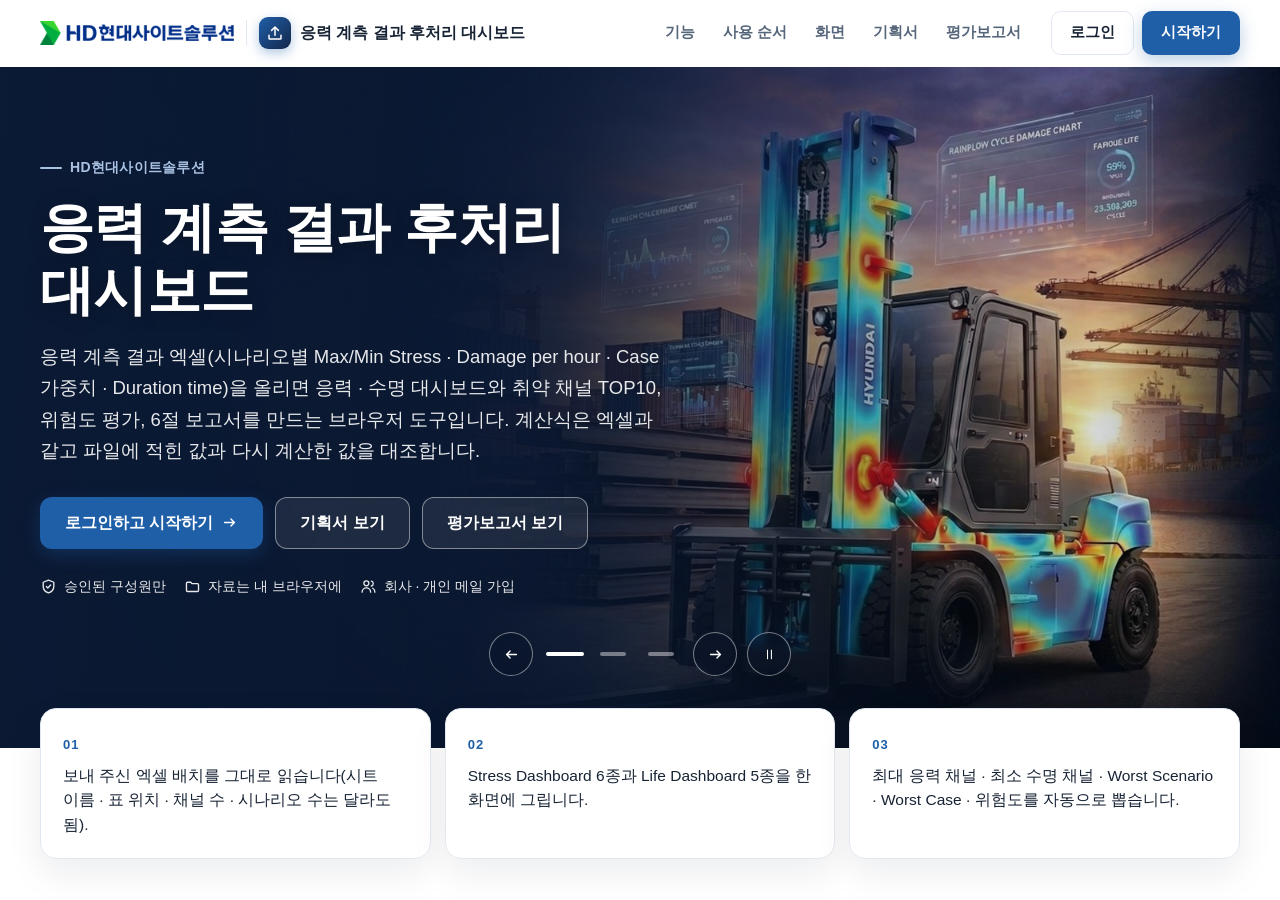
<file: index.html>
<!DOCTYPE html>
<html lang="ko">
<head>
<meta charset="UTF-8">
<meta name="viewport" content="width=device-width, initial-scale=1.0">
<title>응력 계측 결과 후처리 대시보드 — Max/Min Stress · Damage · Life</title>
<!-- seo-kit: 검색 · 공유 미리보기(주소를 옮기면 이 묶음의 주소를 내 주소로) -->
<link rel="canonical" href="https://build-2611-16.jobability.co.kr/">
<meta name="robots" content="index,follow">
<meta property="og:type" content="website">
<meta property="og:site_name" content="HD현대사이트솔루션">
<meta property="og:title" content="HD현대사이트솔루션 · 응력 계측 결과 후처리 대시보드">
<meta property="og:description" content="응력 계측 결과 엑셀(시나리오별 Max/Min Stress · Damage per hour · Case 가중치 · Duration time)을 올리면 응력 · 수명 대시보드와 취약 채널 TOP10, 위험도 평가, 6절 보고서를 만드는 브라우저 도구입니다. 계산식은 엑셀과 같고 파일에 적">
<meta property="og:url" content="https://build-2611-16.jobability.co.kr/">
<meta property="og:image" content="https://build-2611-16.jobability.co.kr/og-image.png?v=2">
<meta property="og:image:secure_url" content="https://build-2611-16.jobability.co.kr/og-image.png?v=2">
<meta property="og:image:type" content="image/png">
<meta property="og:image:width" content="1200">
<meta property="og:image:height" content="630">
<meta property="og:image:alt" content="응력 계측 결과 후처리 대시보드">
<meta property="og:locale" content="ko_KR">
<meta name="twitter:card" content="summary_large_image">
<meta name="twitter:title" content="HD현대사이트솔루션 · 응력 계측 결과 후처리 대시보드">
<meta name="twitter:description" content="응력 계측 결과 엑셀(시나리오별 Max/Min Stress · Damage per hour · Case 가중치 · Duration time)을 올리면 응력 · 수명 대시보드와 취약 채널 TOP10, 위험도 평가, 6절 보고서를 만드는 브라우저 도구입니다. 계산식은 엑셀과 같고 파일에 적">
<meta name="twitter:image" content="https://build-2611-16.jobability.co.kr/og-image.png?v=2">
<!-- /seo-kit -->
<meta name="description" content="응력 계측 결과 엑셀(시나리오별 Max/Min Stress · Damage per hour · Case 가중치 · Duration time)을 올리면 응력 · 수명 대시보드와 취약 채널 TOP10, 위험도 평가, 6절 보고서를 만드는 브라우저 도구입니다. 계산식은 엑셀과 같고 파일에 적힌 값과 다시 계산한 값을 대조합니다.">
<link rel="icon" href="favicon.svg" type="image/svg+xml">
<link rel="stylesheet" href="css/style.css?v=1.1b">
<link rel="stylesheet" href="css/app.css?v=1.1b">
<!-- auth-kit: 로그인 전에는 도구 화면을 감춘다(js/auth.js 가 판정 뒤 푼다) -->
<script>document.documentElement.classList.add('auth-lock')</script>
<link rel="stylesheet" href="css/auth.css?v=2026-11-13.13">
<link rel="stylesheet" href="css/board.css?v=2026-11-13.13">
<link rel="stylesheet" href="css/kit-build.css?v=2026-11-13.13">
<!-- /auth-kit -->
</head>
<body>
<nav class="topnav" aria-label="주요 메뉴">
  <div class="topnav-inner">
    <a class="topnav-brand" href="index.html">응력 계측 후처리 <small>build-2611-16 · 기획 노현석</small></a>
    <ul class="topnav-links">
      <li><a href="#s-file">엑셀</a></li>
      <li><a href="#s-cond">조건</a></li>
      <li><a href="#s-stress">Stress</a></li>
      <li><a href="#s-life">Life</a></li>
      <li><a href="#s-dmg">Damage</a></li>
      <li><a href="#s-report">보고서</a></li>
      <li><a href="guide.html">사용법</a></li>
      <li><a href="plan.html">기획서</a></li>
    </ul>
  </div>
</nav>
<header class="hero"><div class="wrap">
  <div class="eyebrow">생성형 AI 업무자동화 전문가과정 · 2차수 · 프로젝트 16</div>
  <h1>응력 계측 결과 후처리 대시보드</h1>
  <p>계측 결과 엑셀을 올리면 <b>시나리오별 Max/Min Stress</b>, <b>Case 별 수명</b>, <b>취약 채널 TOP10</b>, <b>위험도 평가</b>를 한 화면에 정리하고 보고서까지 만듭니다.
     계산식은 엑셀과 같고, 파일에 적힌 값과 다시 계산한 값을 대조해 보여 줍니다.</p>
</div></header>

<main><div class="wrap">

<section id="s-file" class="card">
  <h2 style="margin-top:0">1. 계측 결과 엑셀을 올리세요</h2>
  <p class="sub">시트 이름은 무엇이든 됩니다. 「채널 | 시나리오마다 Max · Min」 표와 「Damage per hour」 표, Case 가중치 · Duration time 을 찾아 읽습니다.</p>
  <label class="drop" id="drop">
    <input type="file" id="file" accept=".xlsx,.xls,.xlsm">
    <b>엑셀 파일을 끌어다 놓거나 눌러서 고르세요</b>
    <span>파일은 서버로 올라가지 않습니다 · 읽기와 계산은 이 브라우저 안에서만 합니다</span>
  </label>
  <div class="btnrow">
    <button class="btn primary" id="btn-sample">예제로 해보기</button>
    <button class="btn" id="btn-sample-xlsx">예제 엑셀 내려받기(입력 양식)</button>
  </div>
  <p class="sub" style="margin-top:10px">예제 데이터는 실제 계측값이 아닙니다 — 채널 15개 · 시나리오 4개의 가짜 값입니다.</p>
  <div id="file-status"></div>
</section>

<section id="s-cond" class="card" hidden>
  <h2 style="margin-top:0">2. 계산 조건 <small>고치면 바로 다시 계산합니다</small></h2>
  <div class="form">
    <label>응력 단위 <input type="text" id="unit" value="MPa"></label>
    <label>허용 응력(선택 — 넣으면 안전율 계산) <input type="number" id="allow" step="any" min="0" placeholder="예) 355"></label>
    <label>Red 기준: Life &lt; (hr) <input type="number" id="lim0" step="any" value="20000"></label>
    <label>Orange 기준: Life &lt; (hr) <input type="number" id="lim1" step="any" value="50000"></label>
    <label>Yellow 기준: Life &lt; (hr) <input type="number" id="lim2" step="any" value="100000"></label>
  </div>
  <div class="tablewrap free" id="cond"></div>
  <div class="btnrow"><button class="btn sm" id="btn-reset">엑셀 값으로 되돌리기</button></div>
  <div id="notes"></div>
</section>

<section id="s-sum" class="card" hidden>
  <h2 style="margin-top:0">3. 자동 분석 요약</h2>
  <div class="stats" id="summary"></div>
</section>

<section id="s-stress" class="card" hidden>
  <h2 style="margin-top:0">4. Stress Dashboard</h2>
  <div id="ctl-st" class="panelctl noprint"></div>
  <div id="win-st" class="wins"></div>
  <div class="cols2">
    <div><h3>최대 응력 채널 · 최대 압축응력 채널</h3><div id="peak"></div></div>
    <div><h3>Stress Top10 Ranking <small>절댓값 기준</small></h3><div class="tablewrap free" id="top-stress"></div></div>
  </div>
</section>

<section id="s-life" class="card" hidden>
  <h2 style="margin-top:0">5. Life Dashboard</h2>
  <div id="life-none"></div>
  <div id="life-body">
    <div class="legend" id="grade-legend"></div>
    <div id="ctl-lf" class="panelctl noprint"></div>
    <div id="win-lf" class="wins"></div>
    <div class="cols2">
      <div><h3>Worst Channel · Worst Scenario · Worst Case</h3><div id="worst"></div></div>
      <div><h3>Life Top10 Ranking <small>수명이 짧은 순</small></h3><div class="tablewrap free" id="top-life"></div></div>
    </div>
  </div>
</section>

<section id="s-dmg" class="card" hidden>
  <h2 style="margin-top:0">6. Damage Dashboard <small>시간당 손상 — Life 의 역수</small></h2>
  <div id="dmg-none"></div>
  <div id="dmg-body">
    <div id="ctl-dm" class="panelctl noprint"></div>
    <div id="win-dm" class="wins"></div>
  </div>
</section>

<section id="s-table" class="card" hidden>
  <h2 style="margin-top:0">7. 채널별 표 <small>응력 · 손상 · 수명을 나눠 봅니다</small></h2>
  <h3>Stress — 시나리오별 Max · Min · Stress range</h3>
  <div class="tablewrap free" id="all-stress"></div>
  <div id="all-dmg-box"><h3>Damage — 시나리오별 Damage per hour · Total damage</h3><div class="tablewrap free" id="all-dmg"></div></div>
  <div id="all-life-box"><h3>Worst Channel 자동 추출 및 전체 위험도 <small>Case 별 수명(h)</small></h3><div class="tablewrap free" id="all-life"></div></div>
</section>

<section id="s-report" class="card" hidden>
  <h2 style="margin-top:0">8. 보고서</h2>
  <div class="btnrow noprint"><button class="btn green" id="btn-print">보고서 인쇄 · PDF 저장</button><button class="btn" id="btn-export">엑셀로 내려받기</button></div>
  <div id="report"></div>
</section>

</div></main>
<footer><div class="wrap">생성형 AI 업무자동화 전문가과정 2차수 · 프로젝트 16 · 기획 노현석 · 예제 데이터는 실제 계측값이 아닙니다.</div></footer>
<script src="lib/xlsx.full.min.js"></script>
<script src="js/stress.js?v=1.1b"></script>
<script src="js/app.js?v=1.1b"></script>
<!-- auth-kit: 로그인 · 사용 신청 · 승인 · 게시판(키트 정본 data10-00/kit/auth, 적용 build-2611-00/tools/kit) -->
<script src="vendor/supabase.js?v=2026-11-13.13"></script>
<script src="js/auth-config.js?v=2026-11-13.13"></script>
<script src="js/kit-build.js?v=2026-11-13.13"></script>
<script src="js/board.js?v=2026-11-13.13"></script>
<script src="js/auth.js?v=2026-11-13.13"></script>
<!-- /auth-kit -->
</body>
</html>
</file>
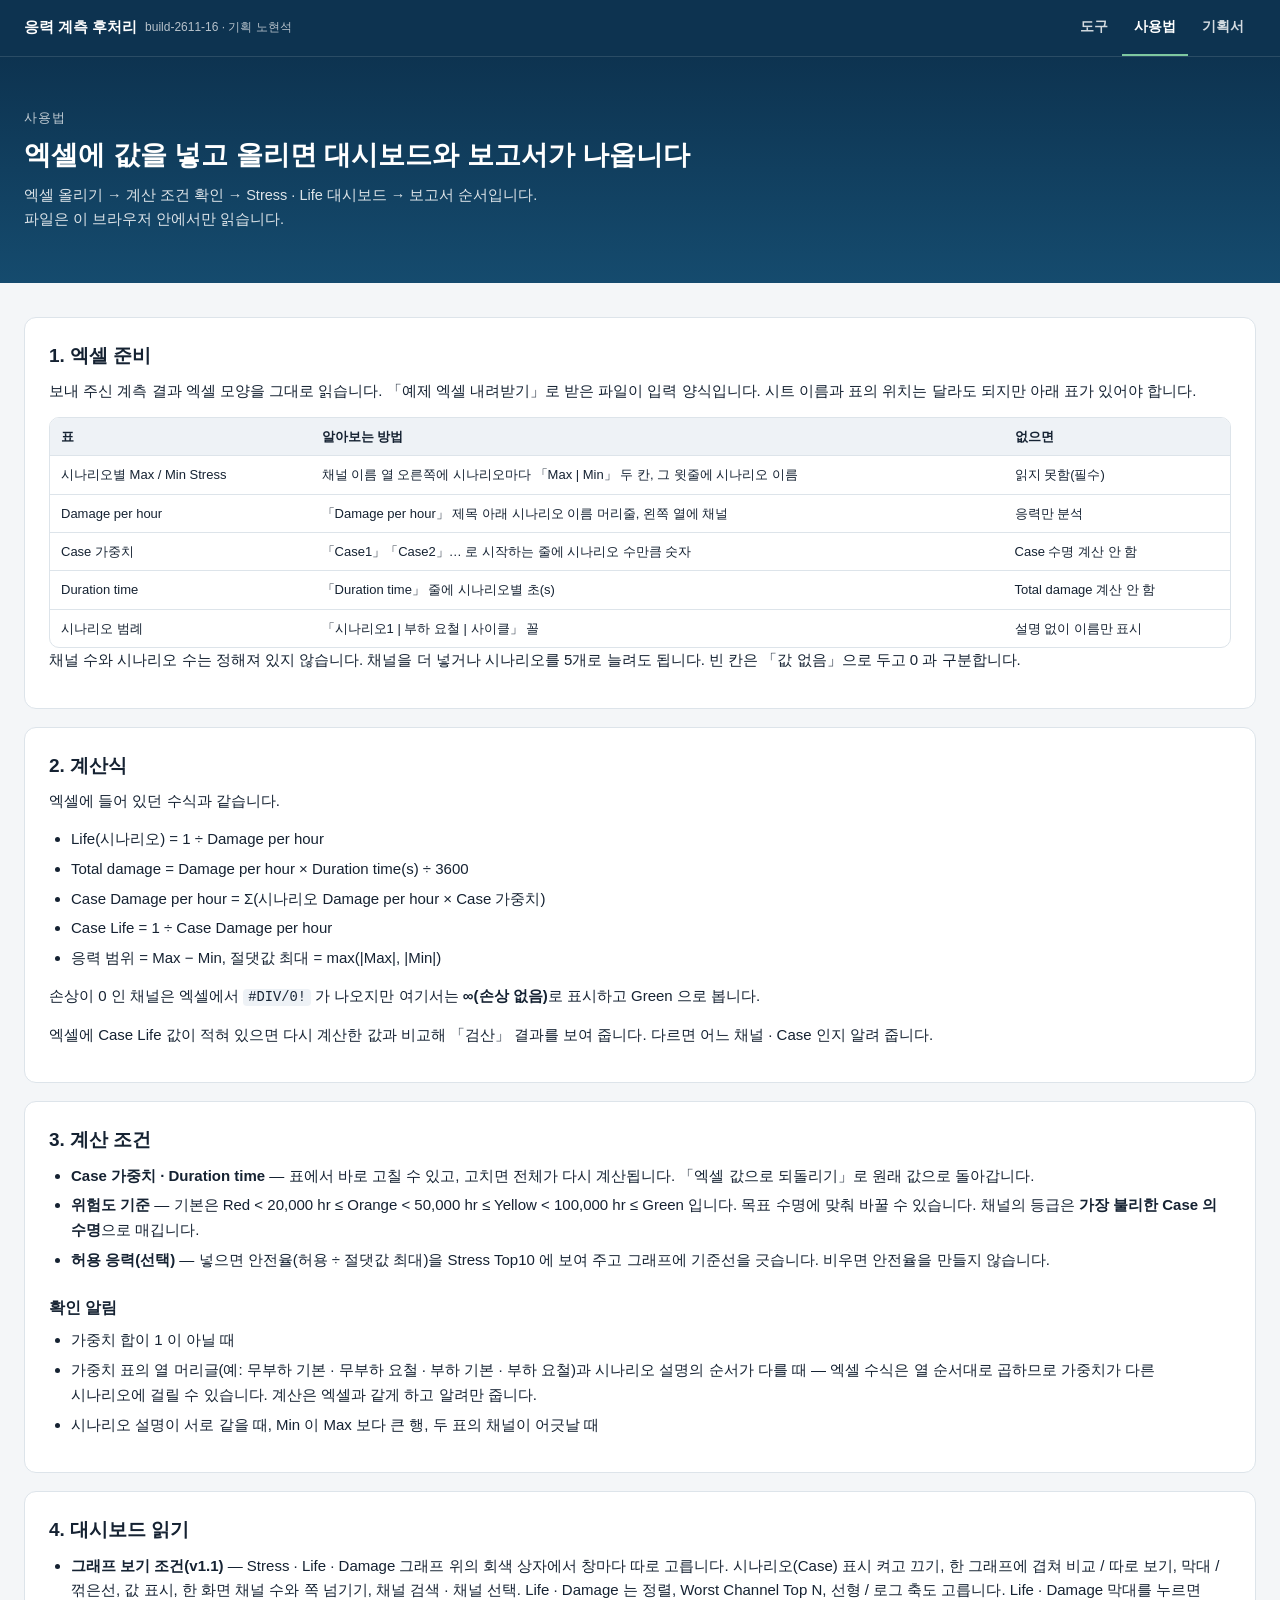
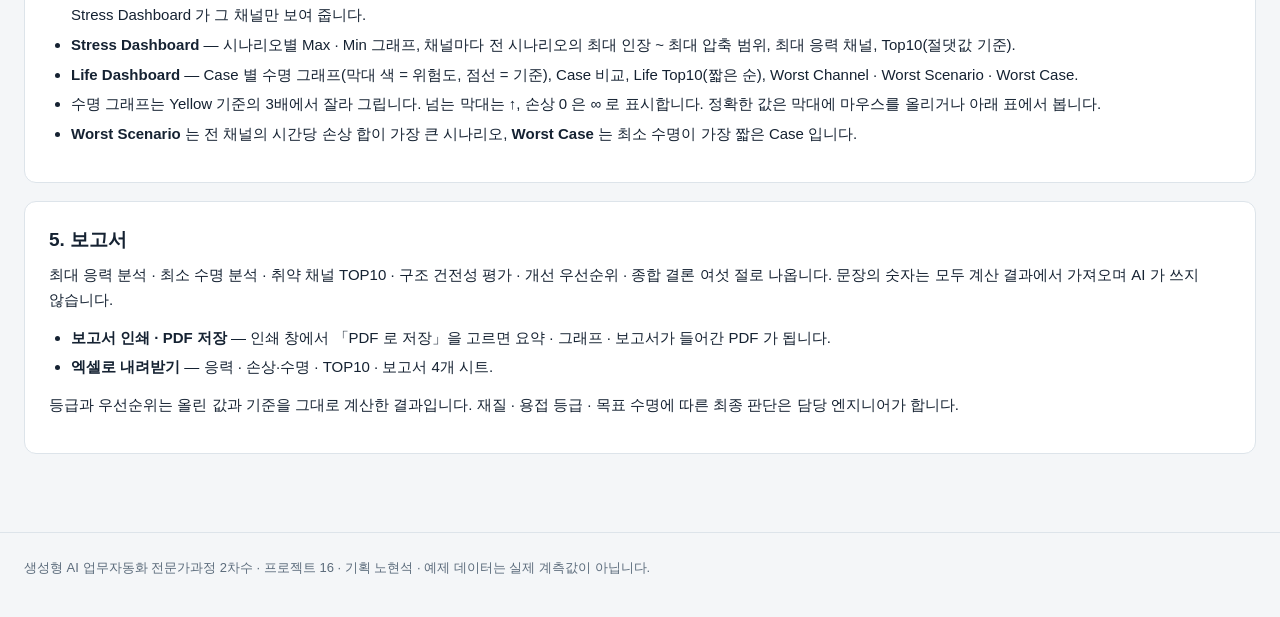
<file: guide.html>
<!DOCTYPE html>
<html lang="ko">
<head>
<meta charset="UTF-8">
<meta name="viewport" content="width=device-width, initial-scale=1.0">
<title>사용법 — 응력 계측 결과 후처리 대시보드</title>
<!-- seo-kit: 검색 · 공유 미리보기(주소를 옮기면 이 묶음의 주소를 내 주소로) -->
<link rel="canonical" href="https://build-2611-16.jobability.co.kr/guide.html">
<meta name="robots" content="index,follow">
<meta property="og:type" content="website">
<meta property="og:site_name" content="HD현대사이트솔루션">
<meta property="og:title" content="사용법 — 응력 계측 결과 후처리 대시보드">
<meta property="og:description" content="응력 계측 결과 엑셀(시나리오별 Max/Min Stress · Damage per hour · Case 가중치 · Duration time)을 올리면 응력 · 수명 대시보드와 취약 채널 TOP10, 위험도 평가, 6절 보고서를 만드는 브라우저 도구입니다. 계산식은 엑셀과 같고 파일에 적">
<meta property="og:url" content="https://build-2611-16.jobability.co.kr/guide.html">
<meta property="og:image" content="https://build-2611-16.jobability.co.kr/og-image.png?v=2">
<meta property="og:image:secure_url" content="https://build-2611-16.jobability.co.kr/og-image.png?v=2">
<meta property="og:image:type" content="image/png">
<meta property="og:image:width" content="1200">
<meta property="og:image:height" content="630">
<meta property="og:image:alt" content="응력 계측 결과 후처리 대시보드">
<meta property="og:locale" content="ko_KR">
<meta name="twitter:card" content="summary_large_image">
<meta name="twitter:title" content="사용법 — 응력 계측 결과 후처리 대시보드">
<meta name="twitter:description" content="응력 계측 결과 엑셀(시나리오별 Max/Min Stress · Damage per hour · Case 가중치 · Duration time)을 올리면 응력 · 수명 대시보드와 취약 채널 TOP10, 위험도 평가, 6절 보고서를 만드는 브라우저 도구입니다. 계산식은 엑셀과 같고 파일에 적">
<meta name="twitter:image" content="https://build-2611-16.jobability.co.kr/og-image.png?v=2">
<!-- /seo-kit -->
<link rel="icon" href="favicon.svg" type="image/svg+xml">
<link rel="stylesheet" href="css/style.css?v=1.1b">
<link rel="stylesheet" href="css/app.css?v=1.1b">
</head>
<body>
<nav class="topnav" aria-label="주요 메뉴">
  <div class="topnav-inner">
    <a class="topnav-brand" href="index.html">응력 계측 후처리 <small>build-2611-16 · 기획 노현석</small></a>
    <ul class="topnav-links">
      <li><a href="index.html">도구</a></li>
      <li><a href="guide.html" class="active" aria-current="page">사용법</a></li>
      <li><a href="plan.html">기획서</a></li>
    </ul>
  </div>
</nav>
<header class="hero"><div class="wrap">
  <div class="eyebrow">사용법</div>
  <h1>엑셀에 값을 넣고 올리면 대시보드와 보고서가 나옵니다</h1>
  <p>엑셀 올리기 → 계산 조건 확인 → Stress · Life 대시보드 → 보고서 순서입니다. 파일은 이 브라우저 안에서만 읽습니다.</p>
</div></header>
<main><div class="wrap doc">

<div class="card">
  <h2 style="margin-top:0">1. 엑셀 준비</h2>
  <p>보내 주신 계측 결과 엑셀 모양을 그대로 읽습니다. 「예제 엑셀 내려받기」로 받은 파일이 입력 양식입니다. 시트 이름과 표의 위치는 달라도 되지만 아래 표가 있어야 합니다.</p>
  <div class="tablewrap"><table>
    <thead><tr><th>표</th><th>알아보는 방법</th><th>없으면</th></tr></thead>
    <tbody>
      <tr><td>시나리오별 Max / Min Stress</td><td>채널 이름 열 오른쪽에 시나리오마다 「Max | Min」 두 칸, 그 윗줄에 시나리오 이름</td><td>읽지 못함(필수)</td></tr>
      <tr><td>Damage per hour</td><td>「Damage per hour」 제목 아래 시나리오 이름 머리줄, 왼쪽 열에 채널</td><td>응력만 분석</td></tr>
      <tr><td>Case 가중치</td><td>「Case1」「Case2」… 로 시작하는 줄에 시나리오 수만큼 숫자</td><td>Case 수명 계산 안 함</td></tr>
      <tr><td>Duration time</td><td>「Duration time」 줄에 시나리오별 초(s)</td><td>Total damage 계산 안 함</td></tr>
      <tr><td>시나리오 범례</td><td>「시나리오1 | 부하 요철 | 사이클」 꼴</td><td>설명 없이 이름만 표시</td></tr>
    </tbody></table></div>
  <p>채널 수와 시나리오 수는 정해져 있지 않습니다. 채널을 더 넣거나 시나리오를 5개로 늘려도 됩니다. 빈 칸은 「값 없음」으로 두고 0 과 구분합니다.</p>
</div>

<div class="card">
  <h2 style="margin-top:0">2. 계산식</h2>
  <p>엑셀에 들어 있던 수식과 같습니다.</p>
  <ul>
    <li>Life(시나리오) = 1 ÷ Damage per hour</li>
    <li>Total damage = Damage per hour × Duration time(s) ÷ 3600</li>
    <li>Case Damage per hour = Σ(시나리오 Damage per hour × Case 가중치)</li>
    <li>Case Life = 1 ÷ Case Damage per hour</li>
    <li>응력 범위 = Max − Min, 절댓값 최대 = max(|Max|, |Min|)</li>
  </ul>
  <p>손상이 0 인 채널은 엑셀에서 <code>#DIV/0!</code> 가 나오지만 여기서는 <b>∞(손상 없음)</b>로 표시하고 Green 으로 봅니다.</p>
  <p>엑셀에 Case Life 값이 적혀 있으면 다시 계산한 값과 비교해 「검산」 결과를 보여 줍니다. 다르면 어느 채널 · Case 인지 알려 줍니다.</p>
</div>

<div class="card">
  <h2 style="margin-top:0">3. 계산 조건</h2>
  <ul>
    <li><b>Case 가중치 · Duration time</b> — 표에서 바로 고칠 수 있고, 고치면 전체가 다시 계산됩니다. 「엑셀 값으로 되돌리기」로 원래 값으로 돌아갑니다.</li>
    <li><b>위험도 기준</b> — 기본은 Red &lt; 20,000 hr ≤ Orange &lt; 50,000 hr ≤ Yellow &lt; 100,000 hr ≤ Green 입니다. 목표 수명에 맞춰 바꿀 수 있습니다. 채널의 등급은 <b>가장 불리한 Case 의 수명</b>으로 매깁니다.</li>
    <li><b>허용 응력(선택)</b> — 넣으면 안전율(허용 ÷ 절댓값 최대)을 Stress Top10 에 보여 주고 그래프에 기준선을 긋습니다. 비우면 안전율을 만들지 않습니다.</li>
  </ul>
  <h3>확인 알림</h3>
  <ul>
    <li>가중치 합이 1 이 아닐 때</li>
    <li>가중치 표의 열 머리글(예: 무부하 기본 · 무부하 요철 · 부하 기본 · 부하 요철)과 시나리오 설명의 순서가 다를 때 — 엑셀 수식은 열 순서대로 곱하므로 가중치가 다른 시나리오에 걸릴 수 있습니다. 계산은 엑셀과 같게 하고 알려만 줍니다.</li>
    <li>시나리오 설명이 서로 같을 때, Min 이 Max 보다 큰 행, 두 표의 채널이 어긋날 때</li>
  </ul>
</div>

<div class="card">
  <h2 style="margin-top:0">4. 대시보드 읽기</h2>
  <ul>
    <li><b>그래프 보기 조건(v1.1)</b> — Stress · Life · Damage 그래프 위의 회색 상자에서 창마다 따로 고릅니다. 시나리오(Case) 표시 켜고 끄기, 한 그래프에 겹쳐 비교 / 따로 보기, 막대 / 꺾은선, 값 표시, 한 화면 채널 수와 쪽 넘기기, 채널 검색 · 채널 선택. Life · Damage 는 정렬, Worst Channel Top N, 선형 / 로그 축도 고릅니다. Life · Damage 막대를 누르면 Stress Dashboard 가 그 채널만 보여 줍니다.</li>
    <li><b>Stress Dashboard</b> — 시나리오별 Max · Min 그래프, 채널마다 전 시나리오의 최대 인장 ~ 최대 압축 범위, 최대 응력 채널, Top10(절댓값 기준).</li>
    <li><b>Life Dashboard</b> — Case 별 수명 그래프(막대 색 = 위험도, 점선 = 기준), Case 비교, Life Top10(짧은 순), Worst Channel · Worst Scenario · Worst Case.</li>
    <li>수명 그래프는 Yellow 기준의 3배에서 잘라 그립니다. 넘는 막대는 ↑, 손상 0 은 ∞ 로 표시합니다. 정확한 값은 막대에 마우스를 올리거나 아래 표에서 봅니다.</li>
    <li><b>Worst Scenario</b> 는 전 채널의 시간당 손상 합이 가장 큰 시나리오, <b>Worst Case</b> 는 최소 수명이 가장 짧은 Case 입니다.</li>
  </ul>
</div>

<div class="card">
  <h2 style="margin-top:0">5. 보고서</h2>
  <p>최대 응력 분석 · 최소 수명 분석 · 취약 채널 TOP10 · 구조 건전성 평가 · 개선 우선순위 · 종합 결론 여섯 절로 나옵니다. 문장의 숫자는 모두 계산 결과에서 가져오며 AI 가 쓰지 않습니다.</p>
  <ul>
    <li><b>보고서 인쇄 · PDF 저장</b> — 인쇄 창에서 「PDF 로 저장」을 고르면 요약 · 그래프 · 보고서가 들어간 PDF 가 됩니다.</li>
    <li><b>엑셀로 내려받기</b> — 응력 · 손상·수명 · TOP10 · 보고서 4개 시트.</li>
  </ul>
  <p>등급과 우선순위는 올린 값과 기준을 그대로 계산한 결과입니다. 재질 · 용접 등급 · 목표 수명에 따른 최종 판단은 담당 엔지니어가 합니다.</p>
</div>

</div></main>
<footer><div class="wrap">생성형 AI 업무자동화 전문가과정 2차수 · 프로젝트 16 · 기획 노현석 · 예제 데이터는 실제 계측값이 아닙니다.</div></footer>
</body>
</html>
</file>
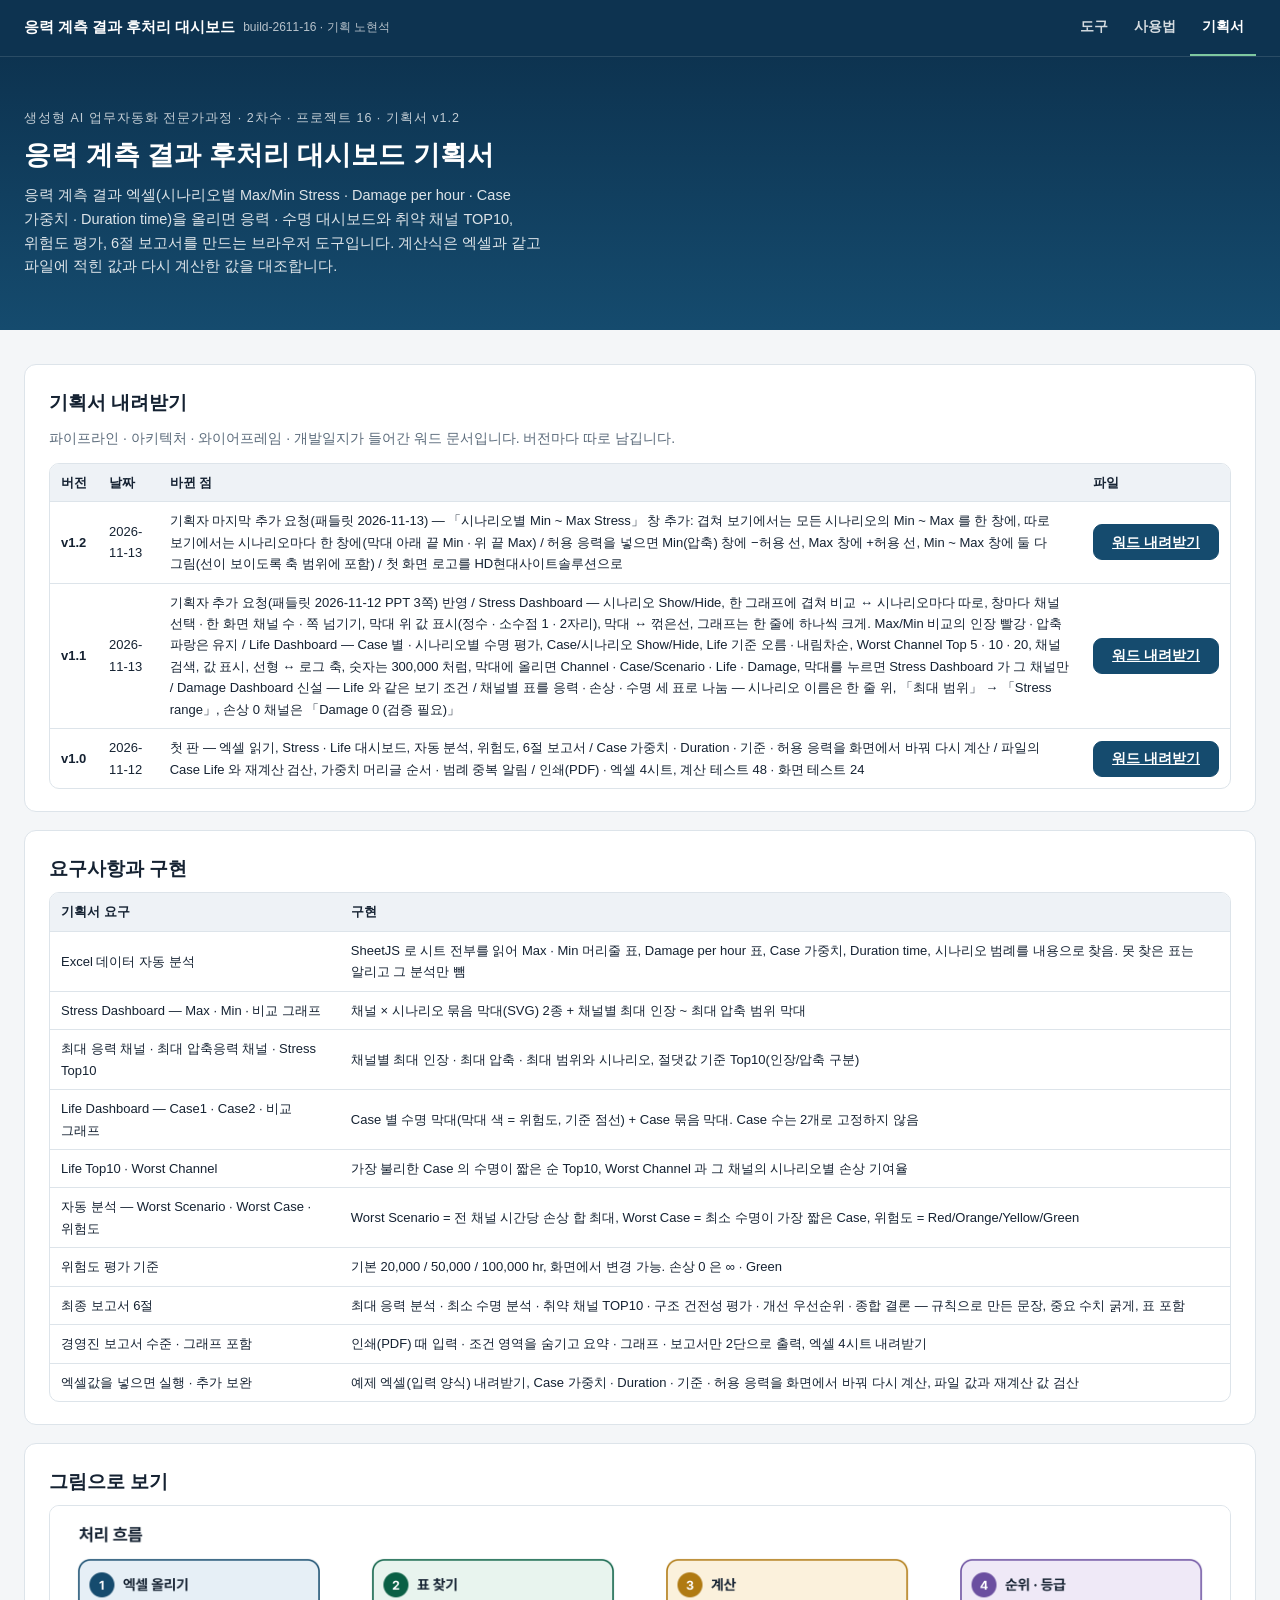
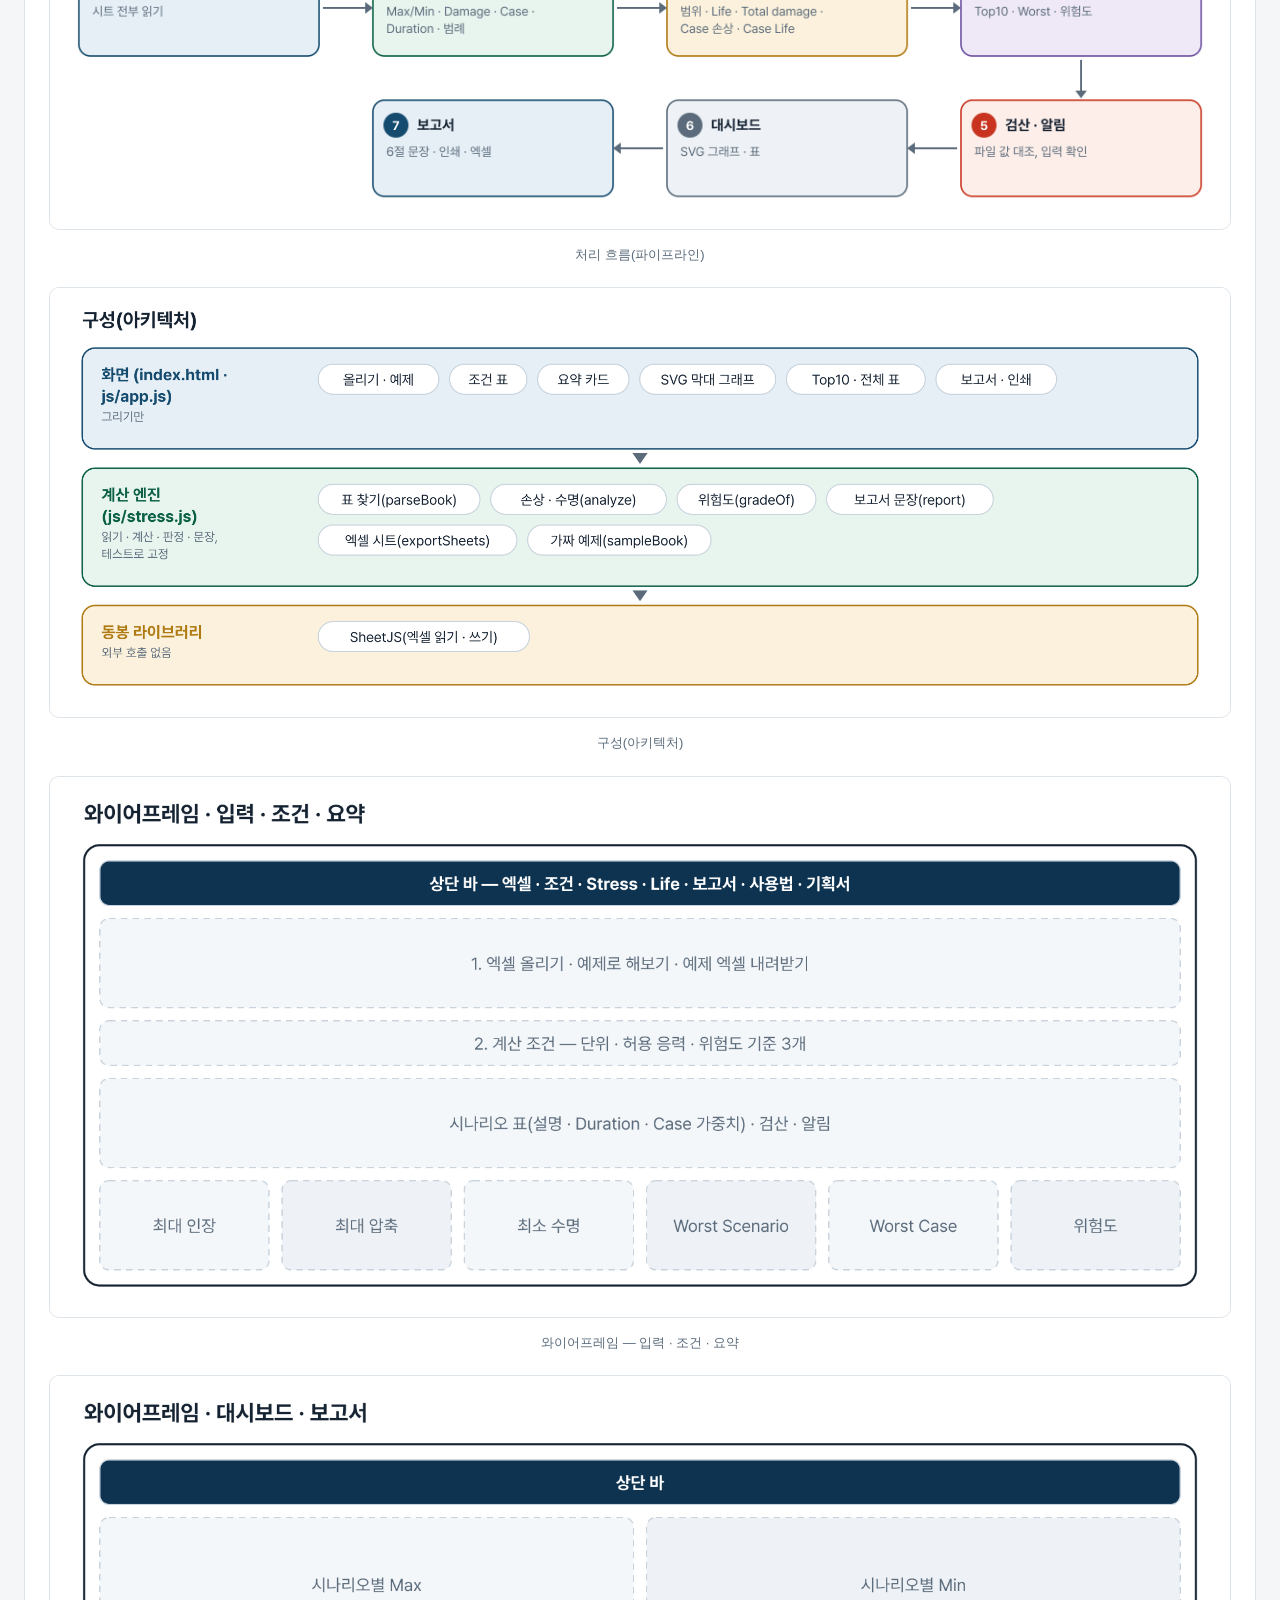
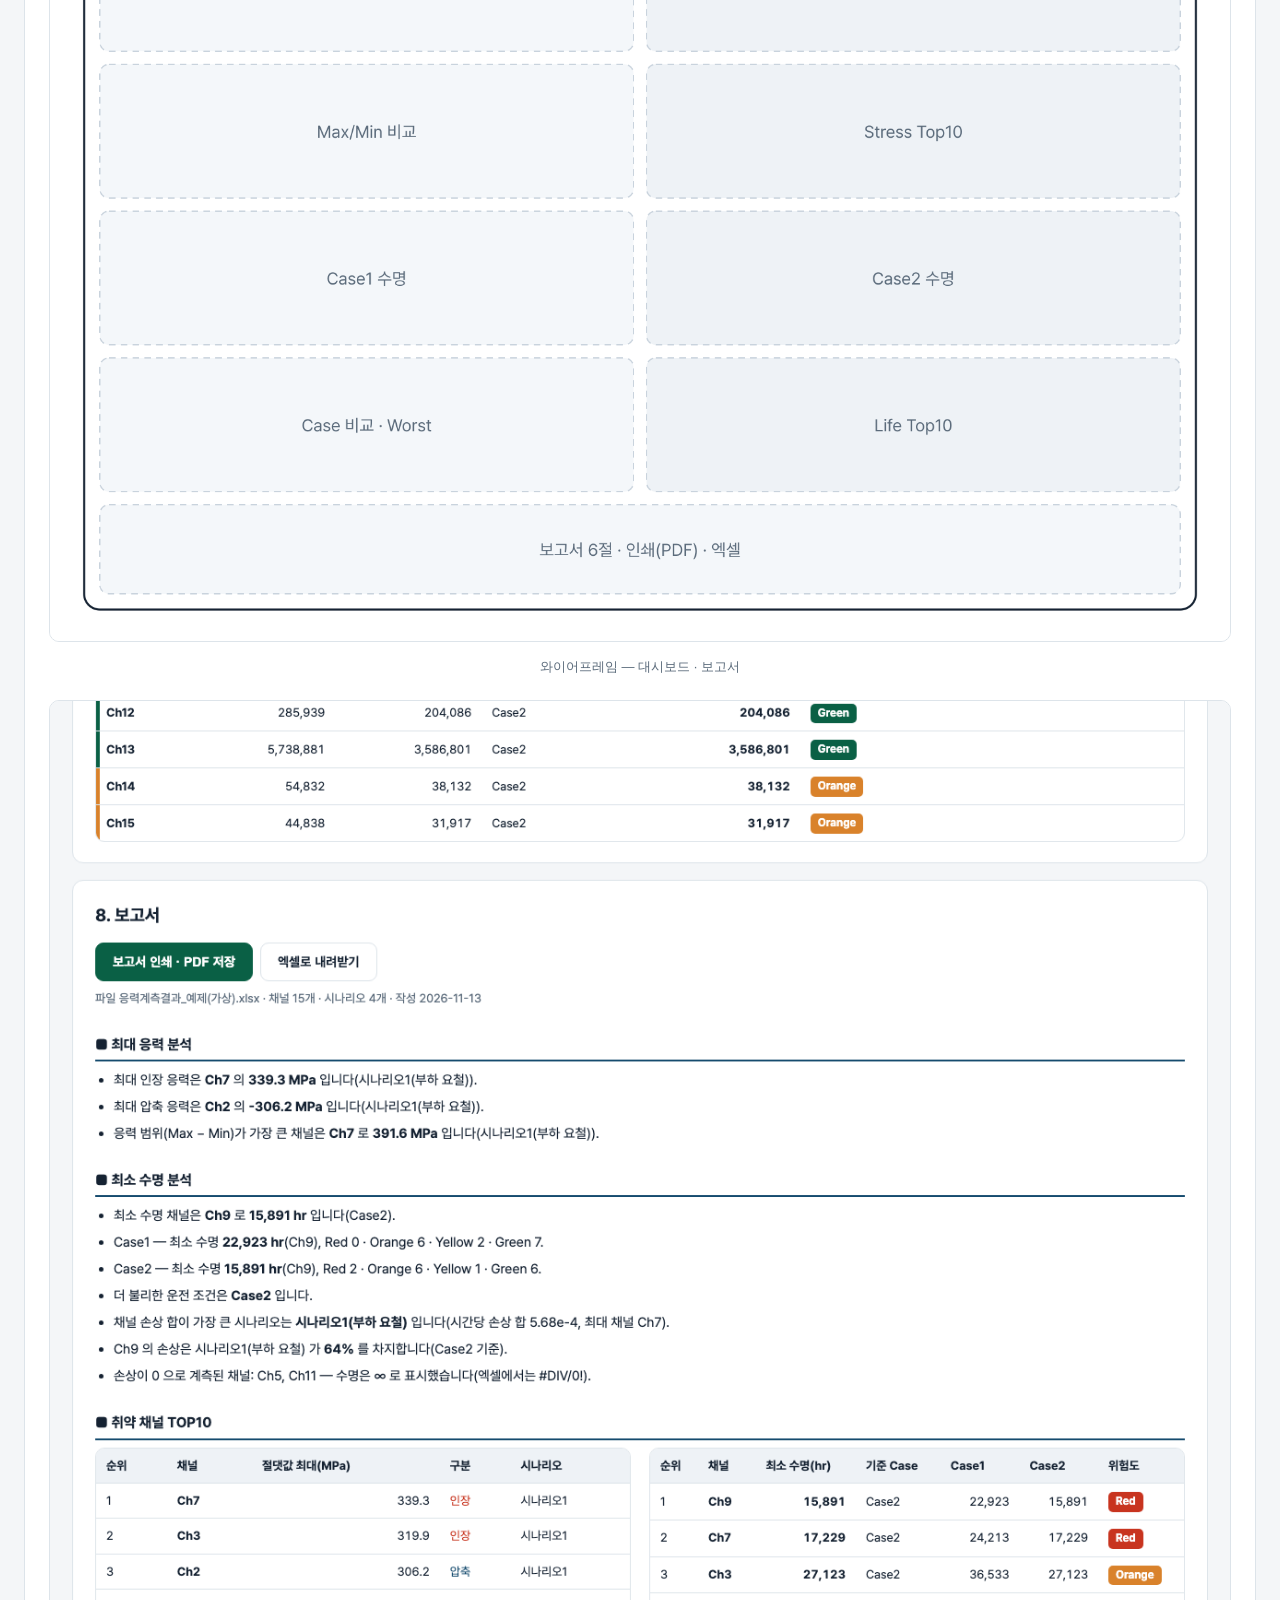
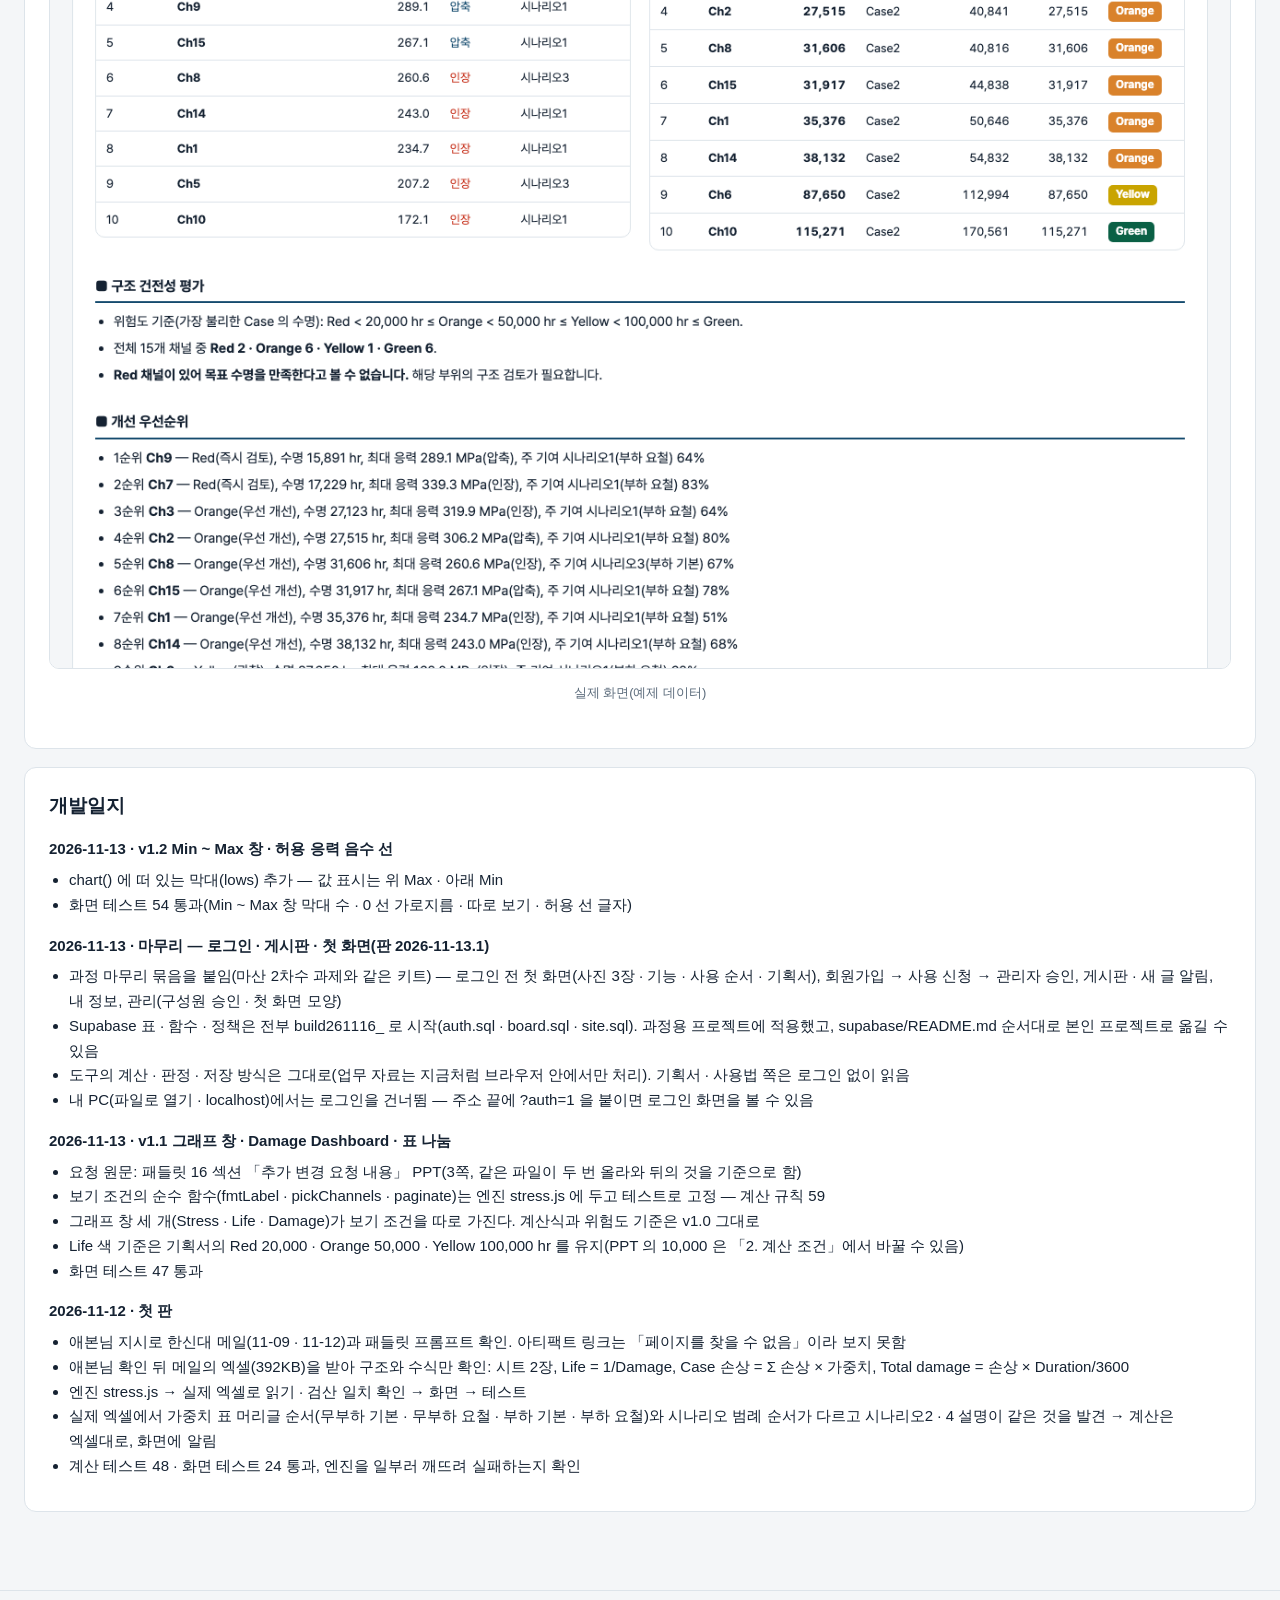
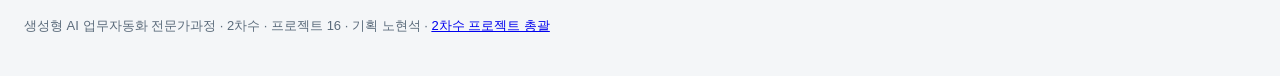
<file: plan.html>
<!DOCTYPE html>
<html lang="ko">
<head>
<meta charset="UTF-8">
<meta name="viewport" content="width=device-width, initial-scale=1.0">
<title>기획서 — 응력 계측 결과 후처리 대시보드</title>
<!-- seo-kit: 검색 · 공유 미리보기(주소를 옮기면 이 묶음의 주소를 내 주소로) -->
<link rel="canonical" href="https://build-2611-16.jobability.co.kr/plan.html">
<meta name="robots" content="index,follow">
<meta property="og:type" content="website">
<meta property="og:site_name" content="HD현대사이트솔루션">
<meta property="og:title" content="기획서 — 응력 계측 결과 후처리 대시보드">
<meta property="og:description" content="응력 계측 결과 엑셀(시나리오별 Max/Min Stress · Damage per hour · Case 가중치 · Duration time)을 올리면 응력 · 수명 대시보드와 취약 채널 TOP10, 위험도 평가, 6절 보고서를 만드는 브라우저 도구입니다. 계산식은 엑셀과 같고 파일에 적">
<meta property="og:url" content="https://build-2611-16.jobability.co.kr/plan.html">
<meta property="og:image" content="https://build-2611-16.jobability.co.kr/og-image.png?v=2">
<meta property="og:image:secure_url" content="https://build-2611-16.jobability.co.kr/og-image.png?v=2">
<meta property="og:image:type" content="image/png">
<meta property="og:image:width" content="1200">
<meta property="og:image:height" content="630">
<meta property="og:image:alt" content="응력 계측 결과 후처리 대시보드">
<meta property="og:locale" content="ko_KR">
<meta name="twitter:card" content="summary_large_image">
<meta name="twitter:title" content="기획서 — 응력 계측 결과 후처리 대시보드">
<meta name="twitter:description" content="응력 계측 결과 엑셀(시나리오별 Max/Min Stress · Damage per hour · Case 가중치 · Duration time)을 올리면 응력 · 수명 대시보드와 취약 채널 TOP10, 위험도 평가, 6절 보고서를 만드는 브라우저 도구입니다. 계산식은 엑셀과 같고 파일에 적">
<meta name="twitter:image" content="https://build-2611-16.jobability.co.kr/og-image.png?v=2">
<!-- /seo-kit -->
<link rel="icon" href="favicon.svg" type="image/svg+xml">
<link rel="stylesheet" href="css/style.css">
<style>
.plan-figs figure{margin:0 0 22px;} .plan-figs img{width:100%;height:auto;border:1px solid var(--line);border-radius:10px;background:#fff;}
.plan-figs figcaption{font-size:13px;color:var(--sub);text-align:center;margin-top:6px;}
.plan td{white-space:normal;} .plan td .btn{min-height:36px;white-space:nowrap;}
h3{font-size:15px;margin:16px 0 6px;} main ul{margin:0 0 10px 20px;}
</style>
</head>
<body>
<nav class="topnav" aria-label="주요 메뉴">
  <div class="topnav-inner">
    <a class="topnav-brand" href="index.html">응력 계측 결과 후처리 대시보드 <small>build-2611-16 · 기획 노현석</small></a>
    <ul class="topnav-links">
      <li><a href="index.html">도구</a></li>
      <li><a href="guide.html">사용법</a></li>
      <li><a href="plan.html" class="active" aria-current="page">기획서</a></li>
    </ul>
  </div>
</nav>
<header class="hero"><div class="wrap">
  <div class="eyebrow">생성형 AI 업무자동화 전문가과정 · 2차수 · 프로젝트 16 · 기획서 v1.2</div>
  <h1>응력 계측 결과 후처리 대시보드 기획서</h1>
  <p>응력 계측 결과 엑셀(시나리오별 Max/Min Stress · Damage per hour · Case 가중치 · Duration time)을 올리면 응력 · 수명 대시보드와 취약 채널 TOP10, 위험도 평가, 6절 보고서를 만드는 브라우저 도구입니다. 계산식은 엑셀과 같고 파일에 적힌 값과 다시 계산한 값을 대조합니다.</p>
</div></header>
<main><div class="wrap">
<div class="card">
  <h2 style="margin-top:0">기획서 내려받기</h2>
  <p class="sub">파이프라인 · 아키텍처 · 와이어프레임 · 개발일지가 들어간 워드 문서입니다. 버전마다 따로 남깁니다.</p>
  <div class="tablewrap plan"><table><thead><tr><th>버전</th><th>날짜</th><th>바뀐 점</th><th>파일</th></tr></thead><tbody><tr><td><b>v1.2</b></td><td>2026-11-13</td><td>기획자 마지막 추가 요청(패들릿 2026-11-13) — 「시나리오별 Min ~ Max Stress」 창 추가: 겹쳐 보기에서는 모든 시나리오의 Min ~ Max 를 한 창에, 따로 보기에서는 시나리오마다 한 창에(막대 아래 끝 Min · 위 끝 Max) / 허용 응력을 넣으면 Min(압축) 창에 −허용 선, Max 창에 +허용 선, Min ~ Max 창에 둘 다 그림(선이 보이도록 축 범위에 포함) / 첫 화면 로고를 HD현대사이트솔루션으로</td><td><a class="btn primary" href="docs/기획서/build-2611-16_노현석_응력계측결과후처리대시보드_기획서_v1.2.docx" download>워드 내려받기</a></td></tr><tr><td><b>v1.1</b></td><td>2026-11-13</td><td>기획자 추가 요청(패들릿 2026-11-12 PPT 3쪽) 반영 / Stress Dashboard — 시나리오 Show/Hide, 한 그래프에 겹쳐 비교 ↔ 시나리오마다 따로, 창마다 채널 선택 · 한 화면 채널 수 · 쪽 넘기기, 막대 위 값 표시(정수 · 소수점 1 · 2자리), 막대 ↔ 꺾은선, 그래프는 한 줄에 하나씩 크게. Max/Min 비교의 인장 빨강 · 압축 파랑은 유지 / Life Dashboard — Case 별 · 시나리오별 수명 평가, Case/시나리오 Show/Hide, Life 기준 오름 · 내림차순, Worst Channel Top 5 · 10 · 20, 채널 검색, 값 표시, 선형 ↔ 로그 축, 숫자는 300,000 처럼, 막대에 올리면 Channel · Case/Scenario · Life · Damage, 막대를 누르면 Stress Dashboard 가 그 채널만 / Damage Dashboard 신설 — Life 와 같은 보기 조건 / 채널별 표를 응력 · 손상 · 수명 세 표로 나눔 — 시나리오 이름은 한 줄 위, 「최대 범위」 → 「Stress range」, 손상 0 채널은 「Damage 0 (검증 필요)」</td><td><a class="btn primary" href="docs/기획서/build-2611-16_노현석_응력계측결과후처리대시보드_기획서_v1.1.docx" download>워드 내려받기</a></td></tr><tr><td><b>v1.0</b></td><td>2026-11-12</td><td>첫 판 — 엑셀 읽기, Stress · Life 대시보드, 자동 분석, 위험도, 6절 보고서 / Case 가중치 · Duration · 기준 · 허용 응력을 화면에서 바꿔 다시 계산 / 파일의 Case Life 와 재계산 검산, 가중치 머리글 순서 · 범례 중복 알림 / 인쇄(PDF) · 엑셀 4시트, 계산 테스트 48 · 화면 테스트 24</td><td><a class="btn primary" href="docs/기획서/build-2611-16_노현석_응력계측결과후처리대시보드_기획서_v1.0.docx" download>워드 내려받기</a></td></tr></tbody></table></div>
</div>
<div class="card plan">
  <h2 style="margin-top:0">요구사항과 구현</h2>
  <div class="tablewrap"><table><thead><tr><th>기획서 요구</th><th>구현</th></tr></thead><tbody><tr><td>Excel 데이터 자동 분석</td><td>SheetJS 로 시트 전부를 읽어 Max · Min 머리줄 표, Damage per hour 표, Case 가중치, Duration time, 시나리오 범례를 내용으로 찾음. 못 찾은 표는 알리고 그 분석만 뺌</td></tr><tr><td>Stress Dashboard — Max · Min · 비교 그래프</td><td>채널 × 시나리오 묶음 막대(SVG) 2종 + 채널별 최대 인장 ~ 최대 압축 범위 막대</td></tr><tr><td>최대 응력 채널 · 최대 압축응력 채널 · Stress Top10</td><td>채널별 최대 인장 · 최대 압축 · 최대 범위와 시나리오, 절댓값 기준 Top10(인장/압축 구분)</td></tr><tr><td>Life Dashboard — Case1 · Case2 · 비교 그래프</td><td>Case 별 수명 막대(막대 색 = 위험도, 기준 점선) + Case 묶음 막대. Case 수는 2개로 고정하지 않음</td></tr><tr><td>Life Top10 · Worst Channel</td><td>가장 불리한 Case 의 수명이 짧은 순 Top10, Worst Channel 과 그 채널의 시나리오별 손상 기여율</td></tr><tr><td>자동 분석 — Worst Scenario · Worst Case · 위험도</td><td>Worst Scenario = 전 채널 시간당 손상 합 최대, Worst Case = 최소 수명이 가장 짧은 Case, 위험도 = Red/Orange/Yellow/Green</td></tr><tr><td>위험도 평가 기준</td><td>기본 20,000 / 50,000 / 100,000 hr, 화면에서 변경 가능. 손상 0 은 ∞ · Green</td></tr><tr><td>최종 보고서 6절</td><td>최대 응력 분석 · 최소 수명 분석 · 취약 채널 TOP10 · 구조 건전성 평가 · 개선 우선순위 · 종합 결론 — 규칙으로 만든 문장, 중요 수치 굵게, 표 포함</td></tr><tr><td>경영진 보고서 수준 · 그래프 포함</td><td>인쇄(PDF) 때 입력 · 조건 영역을 숨기고 요약 · 그래프 · 보고서만 2단으로 출력, 엑셀 4시트 내려받기</td></tr><tr><td>엑셀값을 넣으면 실행 · 추가 보완</td><td>예제 엑셀(입력 양식) 내려받기, Case 가중치 · Duration · 기준 · 허용 응력을 화면에서 바꿔 다시 계산, 파일 값과 재계산 값 검산</td></tr></tbody></table></div>
</div>
<div class="card plan-figs"><h2 style="margin-top:0">그림으로 보기</h2><figure><img src="docs/img/pipeline.png" alt="처리 흐름(파이프라인)" loading="lazy"><figcaption>처리 흐름(파이프라인)</figcaption></figure><figure><img src="docs/img/architecture.png" alt="구성(아키텍처)" loading="lazy"><figcaption>구성(아키텍처)</figcaption></figure><figure><img src="docs/img/wireframe-1.png" alt="와이어프레임 — 입력 · 조건 · 요약" loading="lazy"><figcaption>와이어프레임 — 입력 · 조건 · 요약</figcaption></figure><figure><img src="docs/img/wireframe-2.png" alt="와이어프레임 — 대시보드 · 보고서" loading="lazy"><figcaption>와이어프레임 — 대시보드 · 보고서</figcaption></figure><figure><img src="docs/img/screen.png" alt="실제 화면(예제 데이터)" loading="lazy"><figcaption>실제 화면(예제 데이터)</figcaption></figure></div>
<div class="card"><h2 style="margin-top:0">개발일지</h2><h3>2026-11-13 · v1.2 Min ~ Max 창 · 허용 응력 음수 선</h3><ul><li>chart() 에 떠 있는 막대(lows) 추가 — 값 표시는 위 Max · 아래 Min</li><li>화면 테스트 54 통과(Min ~ Max 창 막대 수 · 0 선 가로지름 · 따로 보기 · 허용 선 글자)</li></ul><h3>2026-11-13 · 마무리 — 로그인 · 게시판 · 첫 화면(판 2026-11-13.1)</h3><ul><li>과정 마무리 묶음을 붙임(마산 2차수 과제와 같은 키트) — 로그인 전 첫 화면(사진 3장 · 기능 · 사용 순서 · 기획서), 회원가입 → 사용 신청 → 관리자 승인, 게시판 · 새 글 알림, 내 정보, 관리(구성원 승인 · 첫 화면 모양)</li><li>Supabase 표 · 함수 · 정책은 전부 build261116_ 로 시작(auth.sql · board.sql · site.sql). 과정용 프로젝트에 적용했고, supabase/README.md 순서대로 본인 프로젝트로 옮길 수 있음</li><li>도구의 계산 · 판정 · 저장 방식은 그대로(업무 자료는 지금처럼 브라우저 안에서만 처리). 기획서 · 사용법 쪽은 로그인 없이 읽음</li><li>내 PC(파일로 열기 · localhost)에서는 로그인을 건너뜀 — 주소 끝에 ?auth=1 을 붙이면 로그인 화면을 볼 수 있음</li></ul><h3>2026-11-13 · v1.1 그래프 창 · Damage Dashboard · 표 나눔</h3><ul><li>요청 원문: 패들릿 16 섹션 「추가 변경 요청 내용」 PPT(3쪽, 같은 파일이 두 번 올라와 뒤의 것을 기준으로 함)</li><li>보기 조건의 순수 함수(fmtLabel · pickChannels · paginate)는 엔진 stress.js 에 두고 테스트로 고정 — 계산 규칙 59</li><li>그래프 창 세 개(Stress · Life · Damage)가 보기 조건을 따로 가진다. 계산식과 위험도 기준은 v1.0 그대로</li><li>Life 색 기준은 기획서의 Red 20,000 · Orange 50,000 · Yellow 100,000 hr 를 유지(PPT 의 10,000 은 「2. 계산 조건」에서 바꿀 수 있음)</li><li>화면 테스트 47 통과</li></ul><h3>2026-11-12 · 첫 판</h3><ul><li>애본님 지시로 한신대 메일(11-09 · 11-12)과 패들릿 프롬프트 확인. 아티팩트 링크는 「페이지를 찾을 수 없음」이라 보지 못함</li><li>애본님 확인 뒤 메일의 엑셀(392KB)을 받아 구조와 수식만 확인: 시트 2장, Life = 1/Damage, Case 손상 = Σ 손상 × 가중치, Total damage = 손상 × Duration/3600</li><li>엔진 stress.js → 실제 엑셀로 읽기 · 검산 일치 확인 → 화면 → 테스트</li><li>실제 엑셀에서 가중치 표 머리글 순서(무부하 기본 · 무부하 요철 · 부하 기본 · 부하 요철)와 시나리오 범례 순서가 다르고 시나리오2 · 4 설명이 같은 것을 발견 → 계산은 엑셀대로, 화면에 알림</li><li>계산 테스트 48 · 화면 테스트 24 통과, 엔진을 일부러 깨뜨려 실패하는지 확인</li></ul></div>
</div></main>
<footer><div class="wrap">생성형 AI 업무자동화 전문가과정 · 2차수 · 프로젝트 16 · 기획 노현석 · <a href="https://build-2611-00.jobability.co.kr/">2차수 프로젝트 총괄</a></div></footer>
</body>
</html>
</file>
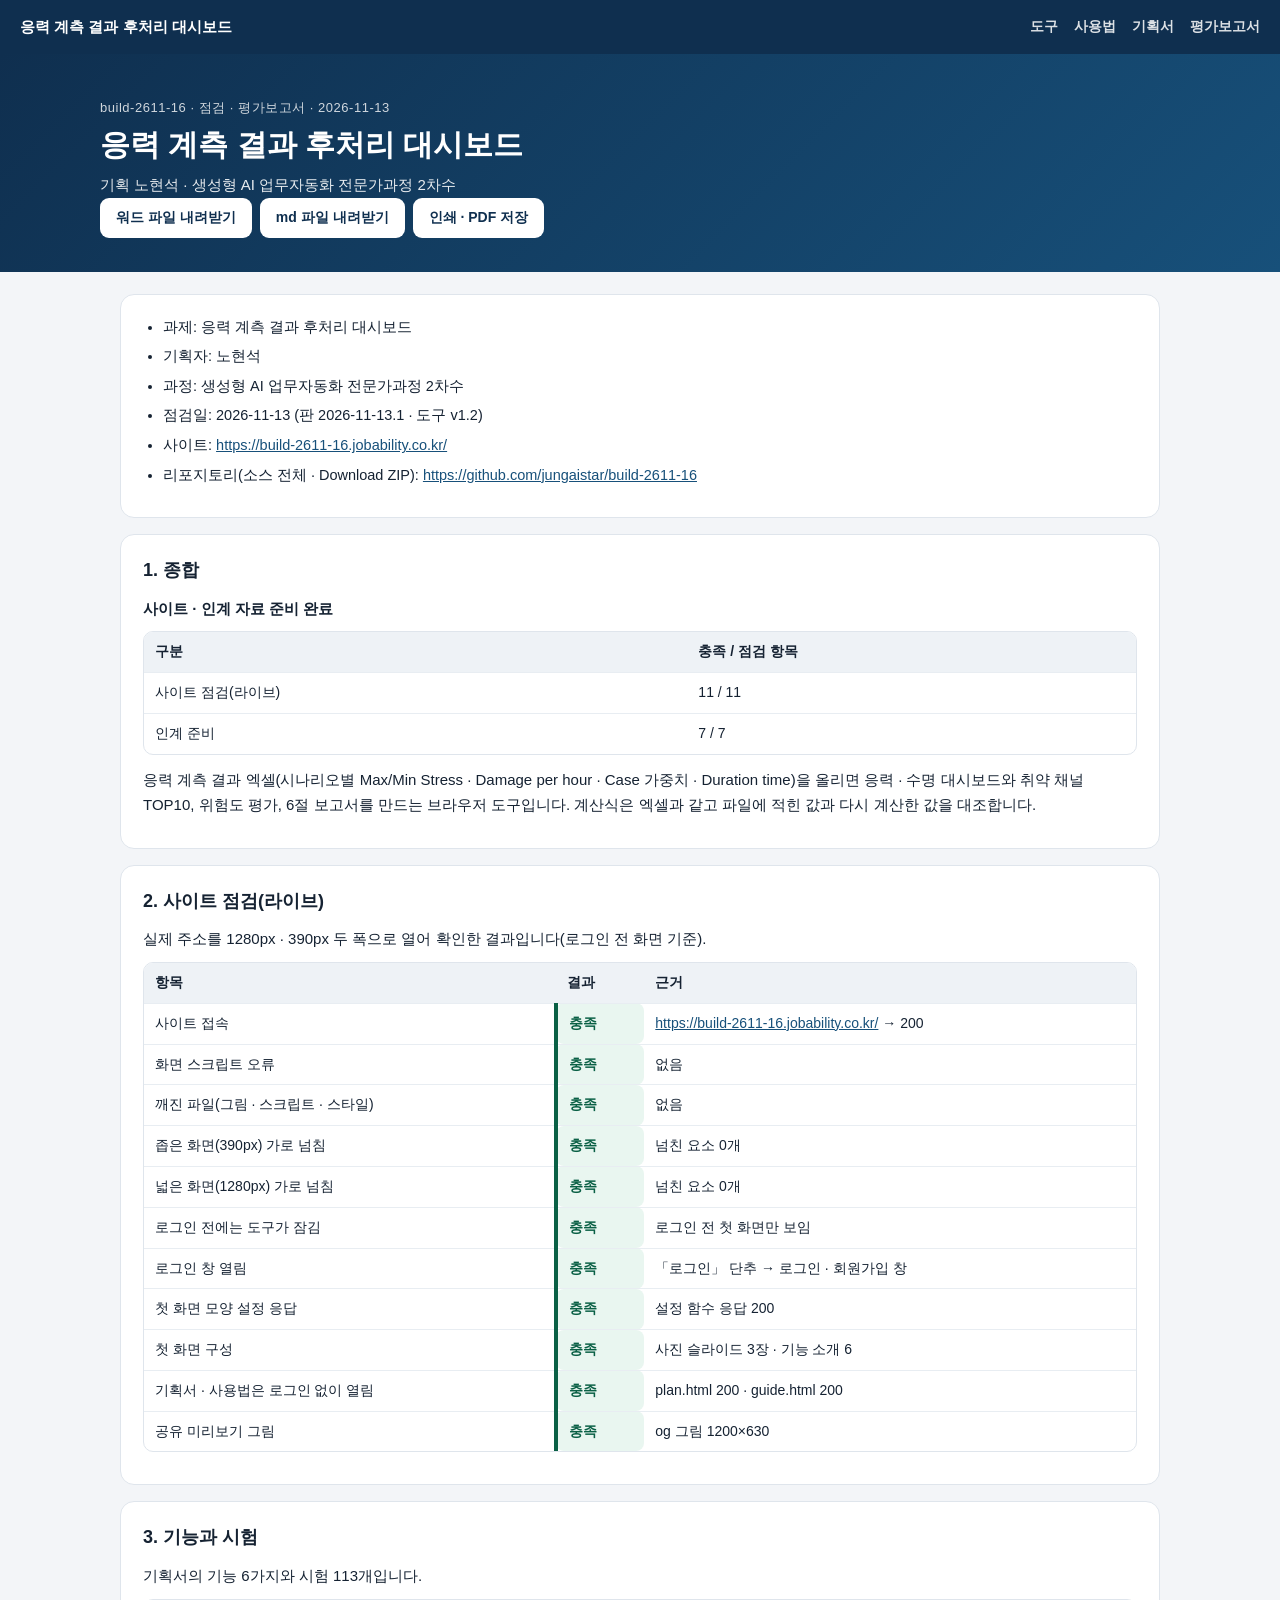
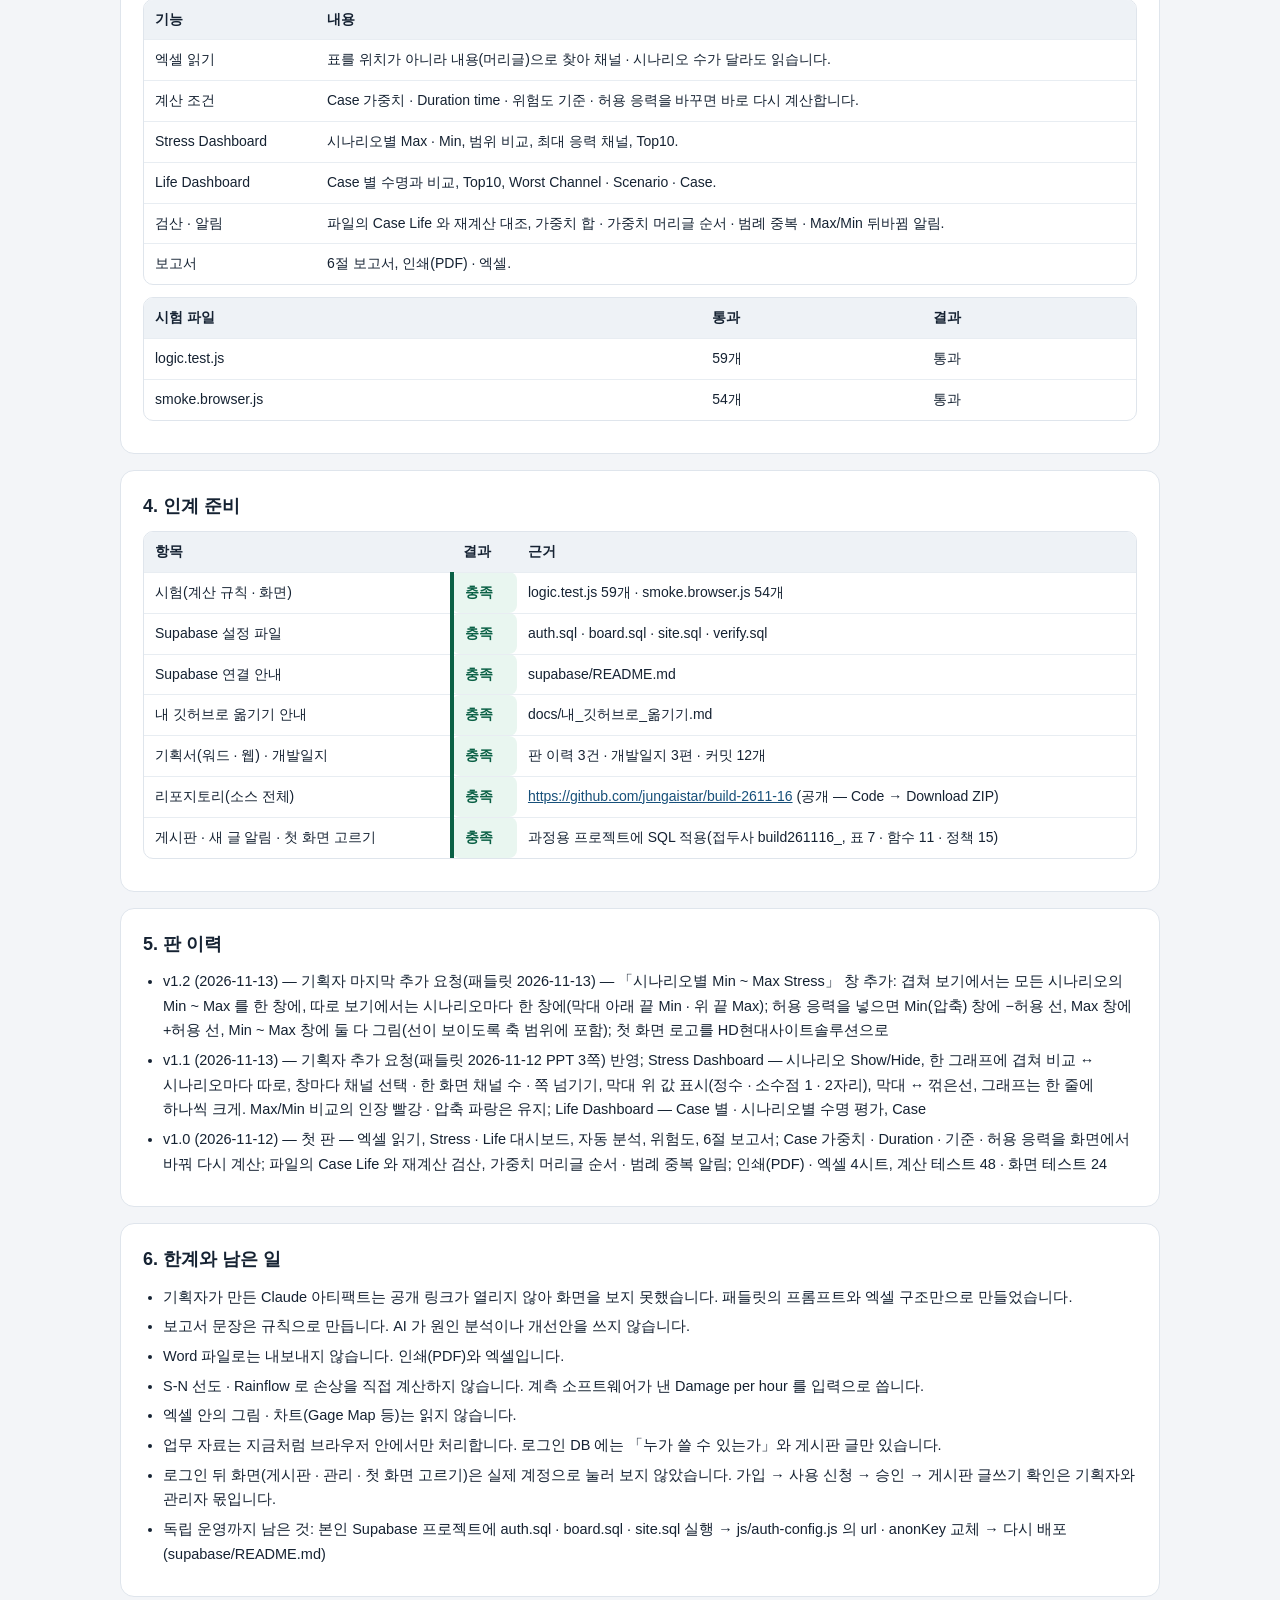
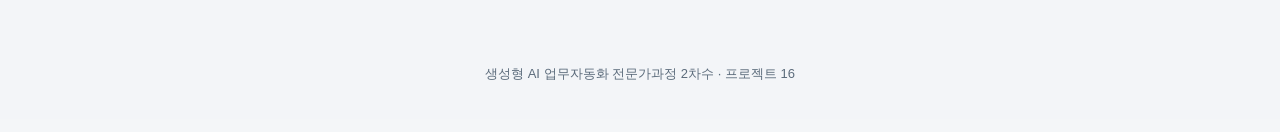
<file: report.html>
<!DOCTYPE html>
<html lang="ko">
<head>
<meta charset="UTF-8">
<meta name="viewport" content="width=device-width, initial-scale=1.0">
<title>평가보고서 — 응력 계측 결과 후처리 대시보드</title>
<!-- seo-kit: 검색 · 공유 미리보기(주소를 옮기면 이 묶음의 주소를 내 주소로) -->
<link rel="canonical" href="https://build-2611-16.jobability.co.kr/report.html">
<meta name="robots" content="index,follow">
<meta property="og:type" content="website">
<meta property="og:site_name" content="HD현대사이트솔루션">
<meta property="og:title" content="평가보고서 — 응력 계측 결과 후처리 대시보드">
<meta property="og:description" content="응력 계측 결과 후처리 대시보드 점검 · 평가보고서(2026-11-13) — 사이트 점검, 기능과 시험, 인계 준비, 판 이력, 한계.">
<meta property="og:url" content="https://build-2611-16.jobability.co.kr/report.html">
<meta property="og:image" content="https://build-2611-16.jobability.co.kr/og-image.png?v=2">
<meta property="og:image:secure_url" content="https://build-2611-16.jobability.co.kr/og-image.png?v=2">
<meta property="og:image:type" content="image/png">
<meta property="og:image:width" content="1200">
<meta property="og:image:height" content="630">
<meta property="og:image:alt" content="응력 계측 결과 후처리 대시보드">
<meta property="og:locale" content="ko_KR">
<meta name="twitter:card" content="summary_large_image">
<meta name="twitter:title" content="평가보고서 — 응력 계측 결과 후처리 대시보드">
<meta name="twitter:description" content="응력 계측 결과 후처리 대시보드 점검 · 평가보고서(2026-11-13) — 사이트 점검, 기능과 시험, 인계 준비, 판 이력, 한계.">
<meta name="twitter:image" content="https://build-2611-16.jobability.co.kr/og-image.png?v=2">
<!-- /seo-kit -->
<meta name="description" content="응력 계측 결과 후처리 대시보드 점검 · 평가보고서(2026-11-13) — 사이트 점검, 기능과 시험, 인계 준비, 판 이력, 한계.">
<link rel="icon" href="favicon.svg" type="image/svg+xml">
<link rel="stylesheet" href="css/style.css">
<style>
body{margin:0;font-family:Pretendard,-apple-system,"Apple SD Gothic Neo","Malgun Gothic",sans-serif;background:#f3f5f8;color:#152232;line-height:1.7;word-break:keep-all;overflow-wrap:break-word;}
.rp-top{background:#0f2f4f;color:#fff;padding:14px 20px;display:flex;flex-wrap:wrap;gap:8px 18px;align-items:center;justify-content:space-between;}
.rp-top a{color:#fff;text-decoration:none;font-weight:700;font-size:15px;} .rp-top nav{display:flex;flex-direction:row;flex-wrap:wrap;gap:4px 16px;} .rp-top nav a{font-weight:600;font-size:14px;opacity:.85;}
.rp-hero{background:linear-gradient(135deg,#0f2f4f,#17507a);color:#fff;padding:40px 20px 34px;} .rp-hero div,.rp-main{max-width:1080px;margin:0 auto;}
.rp-hero small{opacity:.8;font-size:13px;letter-spacing:.04em;} .rp-hero h1{margin:6px 0 8px;font-size:clamp(22px,3.4vw,30px);line-height:1.3;} .rp-hero p{margin:0;opacity:.9;font-size:15px;}
.rp-main{padding:22px 20px 50px;} .rp-main section.card{background:#fff;border:1px solid #dfe5ec;border-radius:14px;padding:20px 22px;margin:0 0 16px;} .rp-main section.card:empty{display:none;}
.rp-main h2{margin:0 0 10px;font-size:18px;} .rp-main p{margin:0 0 10px;font-size:15px;} .rp-main ul{margin:0 0 10px 20px;padding:0;} .rp-main li{margin-bottom:5px;font-size:14.5px;}
.rp-main .tablewrap{overflow-x:auto;max-height:none;border:1px solid #dfe5ec;border-radius:10px;margin:0 0 12px;} .rp-main table{border-collapse:collapse;width:100%;font-size:14px;}
.rp-main th,.rp-main td{padding:8px 11px;border-bottom:1px solid #e8edf2;text-align:left;vertical-align:top;white-space:normal;} .rp-main th{background:#eef2f6;white-space:nowrap;position:static;}
.rp-main td.st{font-weight:700;white-space:nowrap;} .rp-main td.ok{color:#0a6045;} .rp-main td.no{color:#c8341f;} .rp-main a{color:#17507a;} .rp-main code{background:#eef2f6;border-radius:4px;padding:0 4px;font-size:13px;}
.rp-dl{display:flex;flex-wrap:wrap;gap:8px;margin-top:16px;} .rp-dl a{display:inline-flex;align-items:center;min-height:40px;padding:0 16px;border-radius:9px;background:#fff;color:#0f2f4f;font-weight:700;font-size:14px;text-decoration:none;}
.rp-foot{text-align:center;color:#5b6b7b;font-size:13px;padding:0 20px 34px;}
@media print{.rp-top,.rp-dl{display:none;} body{background:#fff;} .rp-main section.card{border:0;padding:0 0 8px;}}
</style>
</head>
<body>
<div class="rp-top"><a href="index.html">응력 계측 결과 후처리 대시보드</a><nav aria-label="문서"><a href="index.html">도구</a><a href="guide.html">사용법</a><a href="plan.html">기획서</a><a href="report.html" aria-current="page">평가보고서</a></nav></div>
<header class="rp-hero"><div>
  <small>build-2611-16 · 점검 · 평가보고서 · 2026-11-13</small>
  <h1>응력 계측 결과 후처리 대시보드</h1>
  <p>기획 노현석 · 생성형 AI 업무자동화 전문가과정 2차수</p>
  <div class="rp-dl"><a href="docs/평가보고서/build-2611-16_평가보고서_2026-11-13.docx" download>워드 파일 내려받기</a><a href="docs/평가보고서/build-2611-16_평가보고서_2026-11-13.md" download>md 파일 내려받기</a><a href="#" onclick="window.print();return false">인쇄 · PDF 저장</a></div>
</div></header>
<main class="rp-main">
<section class="card"><ul>
<li>과제: 응력 계측 결과 후처리 대시보드</li>
<li>기획자: 노현석</li>
<li>과정: 생성형 AI 업무자동화 전문가과정 2차수</li>
<li>점검일: 2026-11-13 (판 2026-11-13.1 · 도구 v1.2)</li>
<li>사이트: <a href="https://build-2611-16.jobability.co.kr/">https://build-2611-16.jobability.co.kr/</a></li>
<li>리포지토리(소스 전체 · Download ZIP): <a href="https://github.com/jungaistar/build-2611-16">https://github.com/jungaistar/build-2611-16</a></li>
</ul>
</section><section class="card"><h2>1. 종합</h2>
<p><b>사이트 · 인계 자료 준비 완료</b></p>
<div class="tablewrap"><table><thead><tr><th>구분</th><th>충족 / 점검 항목</th></tr></thead><tbody><tr><td>사이트 점검(라이브)</td><td>11 / 11</td></tr><tr><td>인계 준비</td><td>7 / 7</td></tr></tbody></table></div>
<p>응력 계측 결과 엑셀(시나리오별 Max/Min Stress · Damage per hour · Case 가중치 · Duration time)을 올리면 응력 · 수명 대시보드와 취약 채널 TOP10, 위험도 평가, 6절 보고서를 만드는 브라우저 도구입니다. 계산식은 엑셀과 같고 파일에 적힌 값과 다시 계산한 값을 대조합니다.</p>
</section><section class="card"><h2>2. 사이트 점검(라이브)</h2>
<p>실제 주소를 1280px · 390px 두 폭으로 열어 확인한 결과입니다(로그인 전 화면 기준).</p>
<div class="tablewrap"><table><thead><tr><th>항목</th><th>결과</th><th>근거</th></tr></thead><tbody><tr><td>사이트 접속</td><td class="st ok">충족</td><td><a href="https://build-2611-16.jobability.co.kr/">https://build-2611-16.jobability.co.kr/</a> → 200</td></tr><tr><td>화면 스크립트 오류</td><td class="st ok">충족</td><td>없음</td></tr><tr><td>깨진 파일(그림 · 스크립트 · 스타일)</td><td class="st ok">충족</td><td>없음</td></tr><tr><td>좁은 화면(390px) 가로 넘침</td><td class="st ok">충족</td><td>넘친 요소 0개</td></tr><tr><td>넓은 화면(1280px) 가로 넘침</td><td class="st ok">충족</td><td>넘친 요소 0개</td></tr><tr><td>로그인 전에는 도구가 잠김</td><td class="st ok">충족</td><td>로그인 전 첫 화면만 보임</td></tr><tr><td>로그인 창 열림</td><td class="st ok">충족</td><td>「로그인」 단추 → 로그인 · 회원가입 창</td></tr><tr><td>첫 화면 모양 설정 응답</td><td class="st ok">충족</td><td>설정 함수 응답 200</td></tr><tr><td>첫 화면 구성</td><td class="st ok">충족</td><td>사진 슬라이드 3장 · 기능 소개 6</td></tr><tr><td>기획서 · 사용법은 로그인 없이 열림</td><td class="st ok">충족</td><td>plan.html 200 · guide.html 200</td></tr><tr><td>공유 미리보기 그림</td><td class="st ok">충족</td><td>og 그림 1200×630</td></tr></tbody></table></div>
</section><section class="card"><h2>3. 기능과 시험</h2>
<p>기획서의 기능 6가지와 시험 113개입니다.</p>
<div class="tablewrap"><table><thead><tr><th>기능</th><th>내용</th></tr></thead><tbody><tr><td>엑셀 읽기</td><td>표를 위치가 아니라 내용(머리글)으로 찾아 채널 · 시나리오 수가 달라도 읽습니다.</td></tr><tr><td>계산 조건</td><td>Case 가중치 · Duration time · 위험도 기준 · 허용 응력을 바꾸면 바로 다시 계산합니다.</td></tr><tr><td>Stress Dashboard</td><td>시나리오별 Max · Min, 범위 비교, 최대 응력 채널, Top10.</td></tr><tr><td>Life Dashboard</td><td>Case 별 수명과 비교, Top10, Worst Channel · Scenario · Case.</td></tr><tr><td>검산 · 알림</td><td>파일의 Case Life 와 재계산 대조, 가중치 합 · 가중치 머리글 순서 · 범례 중복 · Max/Min 뒤바뀜 알림.</td></tr><tr><td>보고서</td><td>6절 보고서, 인쇄(PDF) · 엑셀.</td></tr></tbody></table></div>
<div class="tablewrap"><table><thead><tr><th>시험 파일</th><th>통과</th><th>결과</th></tr></thead><tbody><tr><td>logic.test.js</td><td>59개</td><td>통과</td></tr><tr><td>smoke.browser.js</td><td>54개</td><td>통과</td></tr></tbody></table></div>
</section><section class="card"><h2>4. 인계 준비</h2>
<div class="tablewrap"><table><thead><tr><th>항목</th><th>결과</th><th>근거</th></tr></thead><tbody><tr><td>시험(계산 규칙 · 화면)</td><td class="st ok">충족</td><td>logic.test.js 59개 · smoke.browser.js 54개</td></tr><tr><td>Supabase 설정 파일</td><td class="st ok">충족</td><td>auth.sql · board.sql · site.sql · verify.sql</td></tr><tr><td>Supabase 연결 안내</td><td class="st ok">충족</td><td>supabase/README.md</td></tr><tr><td>내 깃허브로 옮기기 안내</td><td class="st ok">충족</td><td>docs/내_깃허브로_옮기기.md</td></tr><tr><td>기획서(워드 · 웹) · 개발일지</td><td class="st ok">충족</td><td>판 이력 3건 · 개발일지 3편 · 커밋 12개</td></tr><tr><td>리포지토리(소스 전체)</td><td class="st ok">충족</td><td><a href="https://github.com/jungaistar/build-2611-16">https://github.com/jungaistar/build-2611-16</a> (공개 — Code → Download ZIP)</td></tr><tr><td>게시판 · 새 글 알림 · 첫 화면 고르기</td><td class="st ok">충족</td><td>과정용 프로젝트에 SQL 적용(접두사 build261116_, 표 7 · 함수 11 · 정책 15)</td></tr></tbody></table></div>
</section><section class="card"><h2>5. 판 이력</h2>
<ul>
<li>v1.2 (2026-11-13) — 기획자 마지막 추가 요청(패들릿 2026-11-13) — 「시나리오별 Min ~ Max Stress」 창 추가: 겹쳐 보기에서는 모든 시나리오의 Min ~ Max 를 한 창에, 따로 보기에서는 시나리오마다 한 창에(막대 아래 끝 Min · 위 끝 Max); 허용 응력을 넣으면 Min(압축) 창에 −허용 선, Max 창에 +허용 선, Min ~ Max 창에 둘 다 그림(선이 보이도록 축 범위에 포함); 첫 화면 로고를 HD현대사이트솔루션으로</li>
<li>v1.1 (2026-11-13) — 기획자 추가 요청(패들릿 2026-11-12 PPT 3쪽) 반영; Stress Dashboard — 시나리오 Show/Hide, 한 그래프에 겹쳐 비교 ↔ 시나리오마다 따로, 창마다 채널 선택 · 한 화면 채널 수 · 쪽 넘기기, 막대 위 값 표시(정수 · 소수점 1 · 2자리), 막대 ↔ 꺾은선, 그래프는 한 줄에 하나씩 크게. Max/Min 비교의 인장 빨강 · 압축 파랑은 유지; Life Dashboard — Case 별 · 시나리오별 수명 평가, Case</li>
<li>v1.0 (2026-11-12) — 첫 판 — 엑셀 읽기, Stress · Life 대시보드, 자동 분석, 위험도, 6절 보고서; Case 가중치 · Duration · 기준 · 허용 응력을 화면에서 바꿔 다시 계산; 파일의 Case Life 와 재계산 검산, 가중치 머리글 순서 · 범례 중복 알림; 인쇄(PDF) · 엑셀 4시트, 계산 테스트 48 · 화면 테스트 24</li>
</ul>
</section><section class="card"><h2>6. 한계와 남은 일</h2>
<ul>
<li>기획자가 만든 Claude 아티팩트는 공개 링크가 열리지 않아 화면을 보지 못했습니다. 패들릿의 프롬프트와 엑셀 구조만으로 만들었습니다.</li>
<li>보고서 문장은 규칙으로 만듭니다. AI 가 원인 분석이나 개선안을 쓰지 않습니다.</li>
<li>Word 파일로는 내보내지 않습니다. 인쇄(PDF)와 엑셀입니다.</li>
<li>S-N 선도 · Rainflow 로 손상을 직접 계산하지 않습니다. 계측 소프트웨어가 낸 Damage per hour 를 입력으로 씁니다.</li>
<li>엑셀 안의 그림 · 차트(Gage Map 등)는 읽지 않습니다.</li>
<li>업무 자료는 지금처럼 브라우저 안에서만 처리합니다. 로그인 DB 에는 「누가 쓸 수 있는가」와 게시판 글만 있습니다.</li>
<li>로그인 뒤 화면(게시판 · 관리 · 첫 화면 고르기)은 실제 계정으로 눌러 보지 않았습니다. 가입 → 사용 신청 → 승인 → 게시판 글쓰기 확인은 기획자와 관리자 몫입니다.</li>
<li>독립 운영까지 남은 것: 본인 Supabase 프로젝트에 auth.sql · board.sql · site.sql 실행 → js/auth-config.js 의 url · anonKey 교체 → 다시 배포(supabase/README.md)</li>
</ul></section>
</main>
<p class="rp-foot">생성형 AI 업무자동화 전문가과정 2차수 · 프로젝트 16</p>
</body>
</html>
</file>
<file: css/style.css>
:root{
  --bg:#f4f6f8; --card:#fff; --ink:#152232; --sub:#5b6b7b; --line:#dde4ea;
  --brand:#154b6e; --brand-deep:#0d3350; --accent:#0b6e99;
  --ok:#0a6045; --warn:#7a4f00; --danger:#c8341f;
  --wrap:1320px; --pad:24px;
}
@media (max-width:640px){ :root{ --pad:16px; } }
*{box-sizing:border-box; margin:0; padding:0;}
html,body{background:var(--bg); color:var(--ink);
  font-family:"Pretendard","Apple SD Gothic Neo","Malgun Gothic",sans-serif;}
body{font-size:15px; line-height:1.65; word-break:keep-all; overflow-wrap:break-word;}

/* 상단 바는 고정 — 표를 아래로 훑는 동안에도 조작부가 보여야 한다.
   sticky 가 아니라 fixed 다: 조상에 overflow 가 걸리면 sticky 는 조용히 죽는다. */
.topnav{position:fixed; top:0; left:0; right:0; z-index:40;
  background:var(--brand-deep); border-bottom:1px solid rgba(255,255,255,.12);}
.topnav-inner{display:flex; align-items:center; justify-content:space-between;
  gap:20px; max-width:var(--wrap); margin:0 auto; padding:0 var(--pad); min-height:56px;}
.topnav-brand{display:flex; align-items:center; min-height:56px; color:#fff;
  font-weight:750; font-size:14.5px; text-decoration:none; white-space:nowrap;}
.topnav-brand small{font-weight:400; opacity:.7; font-size:12px; margin-left:8px;}
.topnav-links{display:flex; align-items:center; gap:2px; list-style:none; margin:0; padding:0;
  overflow-x:auto; scrollbar-width:none;}
.topnav-links::-webkit-scrollbar{display:none;}
.topnav-links a{display:flex; align-items:center; min-height:56px; padding:0 12px;
  color:rgba(255,255,255,.82); text-decoration:none; font-size:13.5px; font-weight:600;
  white-space:nowrap; border-bottom:2px solid transparent;}
.topnav-links a:hover{color:#fff;}
.topnav-links a.active{color:#fff; border-bottom-color:#7ec8a0;}
@media (max-width:860px){
  .topnav-inner{gap:10px; padding:0 14px; min-height:52px;}
  .topnav-brand{min-height:52px; font-size:13.5px;} .topnav-brand small{display:none;}
  .topnav-links a{min-height:52px; padding:0 9px; font-size:13px;}
}

.hero{background:linear-gradient(180deg,var(--brand-deep),var(--brand)); color:#fff;
  padding:52px 0 38px; margin-top:56px;}
@media (max-width:860px){ .hero{margin-top:52px; padding:38px 0 28px;} }
.hero .eyebrow{font-size:12.5px; letter-spacing:.08em; opacity:.75; margin-bottom:9px;}
.hero h1{font-size:27px; line-height:1.3; font-weight:750; margin-bottom:11px;}
.hero p{max-width:66ch; color:rgba(255,255,255,.86); font-size:14.5px;}
main{padding:34px 0 60px;}
.wrap{max-width:var(--wrap); margin:0 auto; padding:0 var(--pad);}

h2{font-size:19px; font-weight:700; margin:32px 0 8px;}
main > .wrap > :first-child{margin-top:0;}
p{margin:0 0 13px;} .sub{color:var(--sub); font-size:14px;}
code{font-family:ui-monospace,SFMono-Regular,Menlo,monospace; font-size:.92em;
  background:#eef2f6; border-radius:4px; padding:1px 5px;}

.card{background:var(--card); border:1px solid var(--line); border-radius:12px;
  padding:22px 24px; margin-bottom:18px;}
.drop{display:block; border:2px dashed #93a7bd; border-radius:12px; background:#fbfdff;
  padding:30px 20px; text-align:center; cursor:pointer; transition:border-color .15s,background .15s;}
.drop:hover,.drop.over{border-color:var(--accent); background:#f0f8fc;}
.drop b{display:block; font-size:15.5px; margin-bottom:5px;}
.drop span{color:var(--sub); font-size:13.5px;}
input[type=file]{display:none;}

.btn{display:inline-flex; align-items:center; justify-content:center; gap:6px;
  min-height:42px; padding:0 18px; border-radius:9px; border:1px solid var(--line);
  background:#fff; color:var(--ink); font-size:14px; font-weight:650; cursor:pointer;}
.btn:hover{border-color:#9fb2c4;}
.btn.primary{background:var(--brand); border-color:var(--brand); color:#fff;}
.btn.primary:hover{background:var(--brand-deep);}
.btn.green{background:var(--ok); border-color:var(--ok); color:#fff;}
.btn:disabled{opacity:.45; cursor:not-allowed;}
.btnrow{display:flex; flex-wrap:wrap; gap:8px; margin-top:14px;}

.note{border-left:4px solid var(--accent); background:#eef6fa; color:#0b3a4f;
  padding:13px 15px; border-radius:8px; font-size:14px; margin:14px 0;}
.warn{border-left:4px solid var(--danger); background:#fdeae7; color:#7a1a0c;
  padding:13px 15px; border-radius:8px; font-size:14px; margin:14px 0;}
.ok{border-left:4px solid var(--ok); background:#e9f6f0; color:#08422a;
  padding:13px 15px; border-radius:8px; font-size:14px; margin:14px 0;}

.tablewrap{overflow-x:auto; border:1px solid var(--line); border-radius:10px; background:#fff; max-height:70vh;}
table{border-collapse:collapse; width:100%; font-size:13px;}
th,td{border-bottom:1px solid var(--line); padding:8px 11px; text-align:left; white-space:nowrap;}
th{background:#eef2f6; font-weight:700; position:sticky; top:0; z-index:1;}
tr:last-child td{border-bottom:0;}
td.num{text-align:right; font-variant-numeric:tabular-nums;}
td.mono{font-family:ui-monospace,SFMono-Regular,Menlo,monospace;}
tr.flag td{background:#fdf3f1;}
/* 계산으로 채운 값은 문서에 적혀 있던 값과 **신뢰도가 다르다.**
   같은 모양으로 두면 사람이 구분하지 못한 채 그대로 믿게 된다. */
td .calc{display:inline-block; margin-left:5px; font-size:10.5px; font-weight:700;
  color:#0b3a4f; background:#dceaf3; border-radius:4px; padding:1px 5px; vertical-align:middle;}
.rev{color:var(--danger); font-weight:650; white-space:normal; min-width:240px;}

.filelist{margin:13px 0 0; padding:0; list-style:none; font-size:13.5px;}
.filelist li{padding:6px 0; border-bottom:1px solid var(--line); color:var(--sub);
  display:flex; justify-content:space-between; gap:10px;}
.filelist li:last-child{border-bottom:0;}
.stats{display:flex; flex-wrap:wrap; gap:10px; margin:14px 0 0;}
.stat{background:#eef2f6; border-radius:9px; padding:9px 14px; font-size:13.5px;}
.stat b{font-size:17px; display:block; font-variant-numeric:tabular-nums;}
footer{border-top:1px solid var(--line); padding:24px 0 40px; color:var(--sub); font-size:13px;}
</file>
<file: css/app.css>
/* 이 앱 전용 — 공통 style.css 뒤에 읽는다 */
[hidden]{display:none !important;}
h3{font-size:15.5px; font-weight:700; margin:22px 0 8px;}
h3 small,h2 small{font-weight:400; font-size:12.5px; margin-left:6px; color:var(--sub);}
a{color:var(--accent);}
.btn.sm{min-height:34px; padding:0 12px; font-size:13px;}
.bad{color:var(--danger); font-weight:650;} .muted{color:var(--sub);}
.note ul,.warn ul,.ok ul{margin:6px 0 0 18px;}
.form{display:grid; grid-template-columns:repeat(auto-fill,minmax(min(210px,100%),1fr)); gap:10px 14px; align-items:end; margin:10px 0;}
.form label{display:flex; flex-direction:column; gap:4px; font-size:13px; color:var(--sub); min-width:0;}
input[type=text],input[type=number]{font:inherit; font-size:14px; padding:6px 8px; border:1px solid var(--line); border-radius:7px; background:#fff; color:var(--ink); min-width:0; width:100%;}
.tablewrap.free{max-height:none;}
#cond input{width:96px;} #cond td{padding:5px 8px;}
.stats{display:grid; grid-template-columns:repeat(auto-fit,minmax(190px,1fr)); gap:10px; margin:0;}
.stat{background:#eef2f6; border-radius:10px; padding:12px 15px; font-size:12.5px; color:var(--sub); border-left:5px solid #9fb2c4;}
.stat b{font-size:19px; display:block; color:var(--ink); line-height:1.35; font-variant-numeric:tabular-nums;}
.stat.g-red{border-left-color:#c8341f; background:#fdf0ed;} .stat.g-orange{border-left-color:#d9822b; background:#fdf4e8;} .stat.g-yellow{border-left-color:#c9a400; background:#fdf9e3;} .stat.g-green{border-left-color:#0a6045; background:#ecf6f1;}
.charts{display:grid; grid-template-columns:repeat(auto-fit,minmax(min(520px,100%),1fr)); gap:6px 20px;}
.charts > div{min-width:0;}
.charts svg{width:100%; height:auto; display:block; background:#fff; border:1px solid var(--line); border-radius:10px;}
.cols2{display:grid; grid-template-columns:repeat(auto-fit,minmax(min(440px,100%),1fr)); gap:6px 20px;}
.cols2 > div{min-width:0;}
svg .grid{stroke:#e6ebf0;} svg .ax{font-size:11px; fill:#5b6b7b;} svg .zero{stroke:#7a8896;} svg .lim{stroke-dasharray:5 4; stroke-width:1.3;} svg .lbl{font-size:10.5px; fill:#152232;}
.legend{display:flex; flex-wrap:wrap; gap:6px 14px; align-items:center; font-size:12.5px; color:var(--sub); margin:6px 0;}
.legend .sw{display:inline-block; width:12px; height:12px; border-radius:3px; margin-right:5px; vertical-align:-1px;}
.tag{display:inline-block; font-size:12px; font-weight:700; border-radius:5px; padding:1px 8px; color:#fff; white-space:nowrap;}
.kv{display:grid; grid-template-columns:max-content minmax(0,1fr); gap:6px 14px; font-size:14px; margin:6px 0;}
.kv dt{color:var(--sub);} .kv dd{margin:0;}
td.up{color:var(--danger);} td.down{color:#154b6e;}
#all th{white-space:nowrap;} tr.g-red td:first-child{box-shadow:inset 4px 0 0 #c8341f;} tr.g-orange td:first-child{box-shadow:inset 4px 0 0 #d9822b;} tr.g-yellow td:first-child{box-shadow:inset 4px 0 0 #c9a400;} tr.g-green td:first-child{box-shadow:inset 4px 0 0 #0a6045;}
#report h3{border-bottom:2px solid var(--brand); padding-bottom:4px; margin-top:26px;}
#report ul{margin:0 0 10px 20px;} #report li{margin-bottom:5px; font-size:14.5px;}
#report .meta{color:var(--sub); font-size:13px; margin:8px 0 0;}
.doc h2{margin-top:30px;} .doc ol,.doc ul{margin:0 0 13px 22px;} .doc li{margin-bottom:5px;}
@media print{
  .topnav,.hero,footer,.noprint,#s-file,#s-cond,#s-table{display:none !important;}
  body,html{background:#fff;} main{padding:0;} .card{border:0; padding:0 0 10px; margin:0; break-inside:auto;}
  .charts,.cols2{grid-template-columns:1fr 1fr;} h2{break-after:avoid;} svg,table{break-inside:avoid;}
  .tablewrap{overflow:visible; max-height:none; border:0;} th{position:static;}
}

section{scroll-margin-top:70px;}
.charts.inner{display:contents;}

/* v1.1 — 그래프 창: 한 줄에 하나씩 크게, 창마다 보기 조건 */
.wins{display:block;} .win{margin:0 0 6px; min-width:0;}
svg.big{width:100%; height:auto; display:block; background:#fff; border:1px solid var(--line); border-radius:10px;}
svg .pick{cursor:pointer;} svg .pick:hover{stroke:#152232; stroke-width:1.5;}
.panelctl{background:#f3f6f9; border:1px solid var(--line); border-radius:10px; padding:12px 14px; margin:6px 0 10px;}
.ctl{display:grid; grid-template-columns:repeat(auto-fill,minmax(min(170px,100%),1fr)); gap:8px 12px; align-items:end;}
.ctl label{display:flex; flex-direction:column; gap:3px; font-size:12.5px; color:var(--sub); min-width:0;}
.ctl select{font:inherit; font-size:14px; padding:6px 8px; border:1px solid var(--line); border-radius:7px; background:#fff; color:var(--ink); min-width:0; width:100%;}
.togs{display:flex; flex-wrap:wrap; gap:6px 16px; align-items:center; font-size:13.5px; margin-top:10px;} .togs b{font-size:12.5px; color:var(--sub); font-weight:600;}
label.chk{display:inline-flex; gap:6px; align-items:center; font-size:13.5px; color:var(--ink); cursor:pointer;} label.chk input{width:auto; margin:0;}
.chpick{margin-top:10px; font-size:13.5px;} .chpick summary{cursor:pointer; font-weight:650;} .chpick summary small{font-weight:400; color:var(--sub); margin-left:6px;}
.chlist{display:grid; grid-template-columns:repeat(auto-fill,minmax(96px,1fr)); gap:4px 10px; margin-top:8px; max-height:200px; overflow:auto;}
.chpick .btnrow{margin:8px 0 0;}
.pager{display:flex; flex-wrap:wrap; gap:10px; align-items:center; font-size:13px; color:var(--sub); margin:8px 0;}
.linked{margin:0 0 10px;} .nochart{padding:18px 0;}
th.grp{text-align:center; border-bottom:1px solid var(--line);} th.grp small{display:block; font-weight:400; font-size:11.5px; color:var(--sub);}
#all-stress th,#all-dmg th,#all-life th{white-space:nowrap;}
@media print{ .wins .pager{display:none !important;} }
</file>
<file: css/auth.css>
/* data10 로그인 키트 — 정본: data10-00/kit/auth/css/auth.css (사본을 직접 고치지 말 것)
   로그인 전 대문 · 사용 신청 · 승인 대기 · 구성원 관리 창. 클래스는 모두 ag- / auth- 로 시작해 도구 화면과 섞이지 않는다. */
:root {
  --ag-ink: #172334; --ag-sub: #55657a; --ag-line: #d6dee8; --ag-bg: #f3f6f9;
  --ag-navy: #13274b; --ag-navy-2: #0c1b36; --ag-brand: #1f5fa8; --ag-brand-d: #174a84;
  --ag-ok: #1b6e3a; --ag-ok-bg: #e5f3ea; --ag-err: #b3261e; --ag-err-bg: #fdecea; --ag-warn: #7a5200; --ag-warn-bg: #fff4d6;
  --ag-accent: #a9c2e2;
  --ag-pad: 20px;
}
@media (min-width: 640px) { :root { --ag-pad: 28px; } }
@media (min-width: 1024px) { :root { --ag-pad: 40px; } }

/* 로그인 전에는 도구 화면을 감춘다(자리는 그대로 — 그래프 폭 계산이 흔들리지 않게 visibility) */
html.auth-lock body > *:not(#authGate) { visibility: hidden; }
html.auth-lock body { overflow: hidden; }

.ag {
  position: fixed; inset: 0; z-index: 2000; overflow-y: auto; -webkit-overflow-scrolling: touch;
  background: var(--ag-bg); color: var(--ag-ink);
  font: 16px/1.65 Pretendard, 'Apple SD Gothic Neo', 'Malgun Gothic', 'Noto Sans KR', sans-serif;
  word-break: keep-all; overflow-wrap: break-word;
}
.ag[hidden] { display: none; }
.ag *, .ag *::before, .ag *::after, .ag-modal * { box-sizing: border-box; }

.ag-wrap {
  max-width: calc(1180px + 2 * var(--ag-pad)); margin: 0 auto; padding: 0 var(--ag-pad);
  display: grid; grid-template-columns: minmax(0, 1fr); gap: 0;
}
.ag-hero {
  background: linear-gradient(160deg, var(--ag-navy) 0%, var(--ag-navy-2) 100%); color: #fff;
  margin: 0 calc(-1 * var(--ag-pad)); padding: 36px var(--ag-pad) 32px;
}
.ag-side { padding: 24px 0 8px; }
@media (min-width: 960px) {
  .ag { background: linear-gradient(90deg, var(--ag-navy-2) 0, var(--ag-navy-2) 50%, var(--ag-bg) 50%); }
  .ag-wrap { grid-template-columns: minmax(0, 1fr) minmax(0, 1fr); min-height: calc(100vh - 48px); align-items: center; }
  .ag-hero { margin: 0; padding: 56px 48px 56px 0; background: none; min-height: 100%; display: flex; flex-direction: column; justify-content: center; }
  .ag-side { padding: 56px 0 56px 48px; }
}
.ag-eyebrow { margin: 0 0 10px; font-size: 13.5px; letter-spacing: .02em; color: var(--ag-accent); }
.ag-hero h1 { margin: 0 0 14px; font-size: clamp(26px, 3.6vw, 38px); line-height: 1.3; color: #fff; font-weight: 800; }
.ag-lead { margin: 0 0 24px; color: #d7e3f2; font-size: 16.5px; max-width: 640px; }
.ag-feats { list-style: none; margin: 0 0 24px; padding: 0; display: grid; grid-template-columns: minmax(0, 1fr); gap: 10px; }
@media (min-width: 640px) { .ag-feats { grid-template-columns: repeat(2, minmax(0, 1fr)); } }
.ag-feats li { border: 1px solid rgba(255, 255, 255, .14); border-radius: 12px; padding: 14px 16px; background: rgba(255, 255, 255, .05); }
.ag-feats b { display: block; color: #fff; font-size: 15.5px; margin-bottom: 4px; }
.ag-feats span { display: block; color: #c4d3e6; font-size: 14px; line-height: 1.55; }
.ag-flow-t { margin: 0 0 8px; font-size: 13.5px; color: #a9c2e2; }
.ag-flow ol { list-style: none; margin: 0; padding: 0; display: flex; flex-wrap: wrap; gap: 8px; }
.ag-flow li { display: inline-flex; align-items: center; gap: 8px; padding: 6px 12px 6px 6px; border-radius: 999px; background: rgba(255, 255, 255, .08); color: #e6eef8; font-size: 14px; }
.ag-n { display: inline-grid; place-items: center; width: 24px; height: 24px; border-radius: 50%; background: #fff; color: var(--ag-navy); font-weight: 700; font-size: 13px; }

.ag-card { background: #fff; border: 1px solid var(--ag-line); border-radius: 16px; padding: 26px 24px; box-shadow: 0 10px 30px rgba(15, 30, 55, .08); max-width: 460px; margin: 0 auto; }
.ag-card h2 { margin: 6px 0 8px; font-size: 21px; color: var(--ag-ink); }
.ag-card p { margin: 0 0 12px; }
.ag-sub { color: var(--ag-sub); font-size: 14.5px; }
.ag-tabs { display: flex; gap: 4px; padding: 4px; background: #eef2f6; border-radius: 10px; margin: 0 0 18px; }
.ag-tabs button { flex: 1; border: 0; background: transparent; padding: 9px 10px; border-radius: 8px; font: inherit; font-weight: 600; color: var(--ag-sub); cursor: pointer; }
.ag-tabs button[aria-selected="true"] { background: #fff; color: var(--ag-ink); box-shadow: 0 1px 3px rgba(0, 0, 0, .1); }
.ag-form { display: grid; gap: 12px; }
.ag-form label { display: grid; gap: 5px; font-size: 14px; font-weight: 600; color: var(--ag-ink); }
.ag-form small { font-weight: 400; color: var(--ag-sub); }
.ag-form input { font: inherit; font-size: 16px; font-weight: 400; padding: 10px 12px; border: 1px solid var(--ag-line); border-radius: 9px; background: #fff; color: var(--ag-ink); width: 100%; }
.ag-form input::placeholder { color: #8a97a8; font-weight: 400; }
.ag-form input:focus { outline: 2px solid var(--ag-brand); outline-offset: 1px; border-color: var(--ag-brand); }
.ag-btn { font: inherit; font-weight: 700; display: inline-flex; align-items: center; justify-content: center; gap: 6px; min-height: 44px; padding: 8px 16px;
  border-radius: 10px; border: 1px solid var(--ag-line); background: #fff; color: var(--ag-ink); cursor: pointer; width: 100%; }
.ag-btn:hover { border-color: var(--ag-brand); }
.ag-btn:disabled { opacity: .6; cursor: progress; }
.ag-primary { background: var(--ag-brand); border-color: var(--ag-brand); color: #fff; }
.ag-primary:hover { background: var(--ag-brand-d); }
.ag-kakao { background: #fee500; border-color: #fee500; color: #191600; }
.ag-or { display: flex; align-items: center; gap: 10px; color: var(--ag-sub); font-size: 13px; margin: 14px 0; }
.ag-or::before, .ag-or::after { content: ''; flex: 1; height: 1px; background: var(--ag-line); }
.ag-hint { margin: 14px 0 0 !important; color: var(--ag-sub); font-size: 13.5px; }
.ag-msg { margin: 12px 0 0 !important; font-size: 14px; min-height: 1em; color: var(--ag-sub); }
.ag-msg:empty { display: none; }
.ag-msg.is-err { color: var(--ag-err); background: var(--ag-err-bg); padding: 8px 12px; border-radius: 8px; }
.ag-msg.is-ok { color: var(--ag-ok); background: var(--ag-ok-bg); padding: 8px 12px; border-radius: 8px; }
.ag-link { border: 0; background: none; color: var(--ag-sub); text-decoration: underline; font: inherit; font-size: 14px; cursor: pointer; margin-top: 14px; padding: 6px 0; }
.ag-badge { display: inline-block; padding: 3px 10px; border-radius: 999px; background: var(--ag-warn-bg); color: var(--ag-warn); font-size: 13px; font-weight: 700; }
.ag-badge.is-off { background: var(--ag-err-bg); color: var(--ag-err); }
.ag-claim { margin-top: 16px; padding: 14px; border: 1px dashed var(--ag-line); border-radius: 10px; font-size: 14px; color: var(--ag-sub); }
.ag-foot { text-align: center; color: var(--ag-sub); font-size: 13px; margin: 0; padding: 14px var(--ag-pad) 22px; }
@media (min-width: 960px) { .ag-foot { color: #8fa3bd; text-align: left; max-width: calc(1180px + 2 * var(--ag-pad)); margin: 0 auto; } }

/* 상단 바 계정 칩 */
.auth-chip { display: flex; align-items: center; gap: 6px; margin-left: auto; flex-wrap: nowrap; font-size: 13.5px; }
.auth-chip.is-float { position: fixed; top: 10px; right: 10px; z-index: 1500; background: #fff; border: 1px solid var(--ag-line); border-radius: 999px; padding: 4px 6px 4px 12px; }
.auth-chip-name { max-width: 9em; overflow: hidden; text-overflow: ellipsis; white-space: nowrap; font-weight: 600; }
.auth-chip-btn { font: inherit; font-size: 13px; border: 1px solid var(--ag-line); background: #fff; color: var(--ag-ink); border-radius: 8px; padding: 5px 10px; cursor: pointer; white-space: nowrap; display: inline-flex; align-items: center; gap: 4px; }
.auth-chip-btn:hover { border-color: var(--ag-brand); color: var(--ag-brand); }
.auth-chip-n { display: inline-grid; place-items: center; min-width: 18px; height: 18px; padding: 0 5px; border-radius: 9px; background: var(--ag-err); color: #fff; font-size: 11.5px; font-weight: 700; }
.auth-chip-n[hidden] { display: none; }
@media (max-width: 639px) { .auth-chip-name { display: none; } }

/* 구성원 관리 창 */
.ag-modal { position: fixed; inset: 0; z-index: 2100; background: rgba(10, 20, 35, .5); display: flex; align-items: flex-start; justify-content: center; padding: 24px 12px; overflow-y: auto;
  font: 15px/1.6 Pretendard, 'Apple SD Gothic Neo', 'Malgun Gothic', sans-serif; color: var(--ag-ink); word-break: keep-all; overflow-wrap: break-word; }
.ag-modal[hidden] { display: none; }
.ag-panel { background: #fff; border-radius: 14px; width: 100%; max-width: 980px; padding: 20px 22px 24px; }
.ag-panel-h { display: flex; align-items: center; justify-content: space-between; gap: 12px; }
.ag-panel-h h2 { margin: 0; font-size: 20px; }
.ag-x { border: 0; background: none; font-size: 26px; line-height: 1; cursor: pointer; color: var(--ag-sub); padding: 4px 8px; }
.ag-panel .ag-tabs { max-width: 320px; margin: 12px 0; }
.ag-tablewrap { overflow-x: auto; }
.ag-table { width: 100%; border-collapse: collapse; font-size: 14.5px; }
.ag-table th, .ag-table td { text-align: left; vertical-align: top; padding: 10px 8px; border-bottom: 1px solid var(--ag-line); }
.ag-table th { background: #f1f4f8; font-size: 13.5px; white-space: nowrap; }
.ag-table small { color: var(--ag-sub); }
.ag-acts { display: flex; flex-wrap: wrap; gap: 6px; min-width: 150px; }
.ag-btn.ag-sm { width: auto; min-height: 34px; padding: 4px 10px; font-size: 13.5px; }
.ag-st { display: inline-block; padding: 1px 8px; border-radius: 999px; font-size: 12.5px; font-weight: 700; background: #eef2f6; color: var(--ag-sub); }
.ag-st.is-pending { background: var(--ag-warn-bg); color: var(--ag-warn); }
.ag-st.is-active { background: var(--ag-ok-bg); color: var(--ag-ok); }
.ag-st.is-disabled { background: var(--ag-err-bg); color: var(--ag-err); }
.ag-st.is-admin { background: #e6eef9; color: var(--ag-brand-d); }
/* 밝은 테마(plan.json landing.theme = "light") — 바탕은 --ag-bg, 글자는 --ag-ink, 강조는 --ag-accent */
.ag-light, .ag-light .ag-hero { background: var(--ag-bg); }
@media (min-width: 960px) { .ag.ag-light { background: var(--ag-bg); } }
.ag-light .ag-hero { color: var(--ag-ink); }
.ag-light .ag-hero h1 { color: var(--ag-navy); font-size: clamp(30px, 4.2vw, 46px); line-height: 1.25; }
.ag-light .ag-eyebrow { font-size: 16px; font-weight: 700; }
.ag-light .ag-lead { color: var(--ag-sub); font-size: 17px; }
.ag-light .ag-feats li { background: #fff; border-color: var(--ag-line); }
.ag-light .ag-feats b { color: var(--ag-ink); }
.ag-light .ag-feats span { color: var(--ag-sub); }
.ag-light .ag-flow-t { color: var(--ag-sub); }
.ag-light .ag-flow li { background: #fff; color: var(--ag-ink); border: 1px solid var(--ag-line); }
.ag-light .ag-n { background: var(--ag-navy); color: #fff; }
.ag-light .ag-primary { background: var(--ag-navy); border-color: var(--ag-navy); }
.ag-light .ag-primary:hover { background: var(--ag-navy-2); }
@media (min-width: 960px) { .ag-light .ag-foot { color: var(--ag-sub); } }
/* 대문 그림(SVG) — 현장 데이터 → 관리도. 색은 currentColor 하나로(테마마다 .ag-art color 만 바꾼다) */
.ag-hero { position: relative; overflow: hidden; }
.ag-hero > :not(.ag-art) { position: relative; z-index: 1; }
.ag-art { position: absolute; z-index: 0; pointer-events: none; color: #7fa6d6; opacity: .3;
  right: -40px; top: 8px; width: min(560px, 78%); height: auto; }
.ag-par { transition: transform .6s cubic-bezier(.2, .7, .2, 1); }
.ag-line { fill: none; stroke: currentColor; stroke-width: 2.5; stroke-linecap: round; }
.ag-ucl { stroke: currentColor; stroke-width: 1; stroke-dasharray: 5 6; opacity: .55; }
.ag-lbl { fill: currentColor; font-size: 12px; opacity: .7; font-family: inherit; }
.ag-pt { fill: var(--ag-navy-2); stroke: currentColor; stroke-width: 2; }
.ag-ring { fill: none; stroke: currentColor; stroke-width: 2; transform-box: fill-box; transform-origin: center; opacity: 0; }
@media (max-width: 639px) { .ag-art { width: 92%; right: -24px; top: 0; opacity: .28; } .ag-lbl { display: none; } }
/* 데스크톱: 왼쪽 칸 맨 아래 띠(내용과 겹치지 않게 그만큼 아래 여백을 둔다) */
@media (min-width: 960px) {
  .ag-hero { padding-bottom: 210px; }
  .ag-art { top: auto; bottom: 34px; left: 0; right: 32px; width: auto; max-width: 600px; opacity: .55; }
}
.ag-light .ag-art { color: var(--ag-navy); opacity: .26; }
.ag-light .ag-pt { fill: var(--ag-bg); }

/* 「이렇게 씁니다」 단계 — 차례로 밝아진다(그림의 점과 함께) */
.ag-flow li { transition: background-color .35s, box-shadow .35s, color .35s; }
.ag-flow li.is-on { background: rgba(255, 255, 255, .18); box-shadow: inset 0 0 0 1px rgba(255, 255, 255, .45); color: #fff; }
.ag-light .ag-flow li.is-on { background: #fff; box-shadow: inset 0 0 0 1.5px var(--ag-navy); color: var(--ag-navy); }

/* 효과 — .ag-fx 는 JS 가 처음 한 번만 붙인다(모션 최소화면 붙이지 않음). 효과가 없어도 모든 내용은 보인다. */
@keyframes agDraw { to { stroke-dashoffset: 0; } }
@keyframes agFade { from { opacity: 0; } }
@keyframes agUp { from { opacity: 0; transform: translateY(12px); } }
@keyframes agPop { from { opacity: 0; transform: scale(.4); } }
@keyframes agPulse { 0% { opacity: .85; transform: scale(.6); } 100% { opacity: 0; transform: scale(2.2); } }
.ag-fx .ag-line { stroke-dasharray: 1; stroke-dashoffset: 1; animation: agDraw 1.8s cubic-bezier(.4, 0, .2, 1) .2s forwards; }
.ag-fx .ag-area { animation: agFade 1.2s ease 1s both; }
.ag-fx .ag-pt { transform-box: fill-box; transform-origin: center; animation: agPop .45s cubic-bezier(.2, .9, .3, 1.4) var(--d, 1s) both; }
.ag-fx .ag-eyebrow, .ag-fx .ag-hero h1, .ag-fx .ag-lead { animation: agUp .6s ease both; }
.ag-fx .ag-hero h1 { animation-delay: .08s; } .ag-fx .ag-lead { animation-delay: .16s; }
.ag-fx .ag-feats li { animation: agUp .55s ease both; }
.ag-fx .ag-feats li:nth-child(1) { animation-delay: .28s; } .ag-fx .ag-feats li:nth-child(2) { animation-delay: .36s; }
.ag-fx .ag-feats li:nth-child(3) { animation-delay: .44s; } .ag-fx .ag-feats li:nth-child(4) { animation-delay: .52s; }
.ag-fx .ag-flow { animation: agUp .55s ease .62s both; }
.ag-fx .ag-card { animation: agUp .6s ease .18s both; }
.ag-ring { animation: agPulse 2.4s ease-out infinite; }
.ag-feats li { transition: border-color .25s, background-color .25s; }
.ag-feats li:hover { border-color: rgba(255, 255, 255, .32); background: rgba(255, 255, 255, .08); }
.ag-light .ag-feats li:hover { border-color: var(--ag-navy); background: #fff; }

/* ───────── 대문 사진 ───────── */
.ag-sr { position: absolute !important; width: 1px; height: 1px; overflow: hidden; clip: rect(0 0 0 0); white-space: nowrap; }
/* banner: 완성 그림을 위에 그대로(잘리지 않게), 아래에 기능 · 로그인 */
.ag.ag-has-banner { background: var(--ag-bg); }
.ag-banner { background: var(--ag-navy-2); display: flex; justify-content: center; }
.ag-banner { cursor: pointer; }
.ag-banner img { display: block; width: 100%; max-width: 1600px; height: auto; max-height: 72vh; object-fit: contain; }
/* 데스크톱: 그림 아래로 로그인 카드가 첫 화면에 걸리게 높이를 줄인다 */
@media (min-width: 960px) { .ag-banner img { max-height: 52vh; } }
.ag-banner:focus-visible { outline: 3px solid var(--ag-brand); outline-offset: -3px; }
.ag-wrap-banner { padding-top: 24px; padding-bottom: 8px; }
.ag-has-banner .ag-hero-sub { background: none; color: var(--ag-ink); margin: 0; padding: 0 0 8px; }
.ag-has-banner .ag-feats li { background: #fff; border-color: var(--ag-line); }
.ag-has-banner .ag-feats b { color: var(--ag-ink); } .ag-has-banner .ag-feats span { color: var(--ag-sub); }
.ag-has-banner .ag-flow-t { color: var(--ag-sub); }
.ag-has-banner .ag-flow li { background: #fff; color: var(--ag-ink); border: 1px solid var(--ag-line); }
.ag-has-banner .ag-flow li.is-on { box-shadow: inset 0 0 0 1.5px var(--ag-brand); color: var(--ag-brand-d); }
.ag-has-banner .ag-n { background: var(--ag-navy); color: #fff; }
@media (min-width: 960px) {
  .ag-wrap-banner { min-height: 0; align-items: start; padding-top: 32px; }
  .ag-has-banner .ag-hero-sub { padding: 8px 40px 24px 0; min-height: 0; }
  .ag-has-banner .ag-side { padding: 8px 0 24px 40px; }
  .ag-has-banner .ag-foot { color: var(--ag-sub); }
}
/* cover: 사진 위에 대표색을 덮는다(글자 대비를 위해 왼쪽을 더 짙게) */
.ag-hero.ag-cover { background:
  linear-gradient(100deg, color-mix(in srgb, var(--ag-navy-2) 94%, transparent) 0%, color-mix(in srgb, var(--ag-navy) 82%, transparent) 55%, color-mix(in srgb, var(--ag-navy) 45%, transparent) 100%),
  var(--ag-photo) center / cover no-repeat, var(--ag-navy-2); }
@media (min-width: 960px) {
  .ag.ag-has-cover { background: linear-gradient(90deg, var(--ag-navy-2) 0, var(--ag-navy-2) 50%, var(--ag-bg) 50%); }
  .ag-has-cover .ag-wrap { max-width: none; padding-left: 0; }
  .ag-has-cover .ag-hero.ag-cover { margin: 0; padding: 56px 48px 56px max(var(--ag-pad), calc((100vw - 1180px) / 2)); min-height: 100vh; }
}

@media (prefers-reduced-motion: reduce) {
  .ag *, .ag-modal * { transition: none !important; animation: none !important; }
  .ag-ring { opacity: .6; }
}

/* ═════════ 홈페이지 모드(로그인 전) — hp-* ═════════
   색은 과제마다 --ag-navy · --ag-navy-2 · --ag-brand · --ag-brand-d · --ag-accent 로 바뀐다(plan.json landing.colors). */
.ag.ag-home { background: #fff; color: var(--ag-ink); scroll-behavior: smooth; }
@media (min-width: 960px) { .ag.ag-home { background: #fff; } }
.ag-home.hp-modal-open { overflow: hidden; }
.hp { --hp-pad: var(--ag-pad); --hp-max: 1200px; --hp-soft: #f4f7fb; --hp-line: #e2e8f0; font-size: 16px; }
.hp-in { max-width: calc(var(--hp-max) + 2 * var(--hp-pad)); margin: 0 auto; padding: 0 var(--hp-pad); }
.hp a { color: inherit; }
.hp h1, .hp h2, .hp h3 { margin: 0; letter-spacing: -0.01em; }
.hp-ic { width: 24px; height: 24px; fill: none; stroke: currentColor; stroke-width: 1.7; stroke-linecap: round; stroke-linejoin: round; flex: none; }
.hp-ic-s { width: 17px; height: 17px; fill: none; stroke: currentColor; stroke-width: 1.9; stroke-linecap: round; stroke-linejoin: round; flex: none; }

/* 머리글 */
.hp-nav { position: sticky; top: 0; z-index: 30; background: rgba(255, 255, 255, .92); backdrop-filter: saturate(1.4) blur(10px); border-bottom: 1px solid transparent; transition: border-color .2s, box-shadow .2s; }
.hp-nav.is-scrolled { border-bottom-color: var(--hp-line); box-shadow: 0 6px 20px rgba(15, 30, 55, .06); }
.hp-nav-in { display: flex; align-items: center; gap: 18px; min-height: 66px; }
.hp-brand { display: flex; align-items: center; gap: 12px; text-decoration: none; min-width: 0; flex: 1 1 auto; }
.hp-logo { height: 30px; width: auto; display: block; }
.hp-wordmark { display: inline-flex; flex-direction: column; line-height: 1.05; font-weight: 800; font-size: 18px; color: var(--ag-navy); white-space: nowrap; }
.hp-wordmark small { font-size: 10.5px; font-weight: 700; letter-spacing: .14em; color: var(--ag-sub); margin-top: 3px; }
.hp-div { width: 1px; height: 26px; background: var(--hp-line); flex: none; }
.hp-tool { display: inline-flex; align-items: center; gap: 9px; min-width: 0; }
.hp-mark { display: inline-grid; place-items: center; width: 32px; height: 32px; border-radius: 9px; flex: none;
  background: linear-gradient(135deg, var(--ag-brand), var(--ag-navy)); color: #fff; box-shadow: 0 4px 12px color-mix(in srgb, var(--ag-brand) 35%, transparent); }
.hp-mark-ic { width: 18px; height: 18px; fill: none; stroke: currentColor; stroke-width: 2; stroke-linecap: round; stroke-linejoin: round; }
.hp-tool-t { font-weight: 700; font-size: 15.5px; color: var(--ag-ink); white-space: nowrap; overflow: hidden; text-overflow: ellipsis; }
.hp-links { display: none; gap: 4px; }
.hp-links a { text-decoration: none; color: var(--ag-sub); font-weight: 600; font-size: 14.5px; padding: 8px 12px; border-radius: 8px; }
.hp-links a:hover { color: var(--ag-ink); background: var(--hp-soft); }
.hp-acts { display: flex; gap: 8px; flex: none; }
@media (min-width: 1024px) { .hp-links { display: flex; } }
@media (max-width: 639px) { .hp-wordmark small, .hp-div, .hp-tool-t { display: none; } .hp-acts .hp-ghost { display: none; } }

/* 단추 */
.hp-btn { font: inherit; font-weight: 700; font-size: 14.5px; display: inline-flex; align-items: center; justify-content: center; gap: 8px;
  min-height: 42px; padding: 9px 18px; border-radius: 10px; border: 1px solid transparent; cursor: pointer; text-decoration: none; white-space: nowrap; transition: background-color .2s, border-color .2s, transform .15s, box-shadow .2s; }
.hp-btn:focus-visible { outline: 3px solid color-mix(in srgb, var(--ag-brand) 45%, transparent); outline-offset: 2px; }
.hp-lg { min-height: 50px; padding: 12px 24px; font-size: 16px; border-radius: 12px; }
.hp-primary { background: var(--ag-brand); color: #fff; box-shadow: 0 6px 18px color-mix(in srgb, var(--ag-brand) 30%, transparent); }
.hp-primary:hover { background: var(--ag-brand-d); transform: translateY(-1px); }
.hp-ghost { background: transparent; color: var(--ag-ink); border-color: var(--hp-line); }
.hp-ghost:hover { border-color: var(--ag-brand); color: var(--ag-brand-d); }
.hp-line { background: rgba(255, 255, 255, .08); color: #fff; border-color: rgba(255, 255, 255, .45); }
.hp-line:hover { background: rgba(255, 255, 255, .16); }

/* 히어로 */
.hp-hero { position: relative; overflow: hidden; color: #fff;
  background: radial-gradient(1200px 520px at 85% 15%, color-mix(in srgb, var(--ag-brand) 55%, transparent), transparent 60%),
              linear-gradient(160deg, var(--ag-navy) 0%, var(--ag-navy-2) 100%); }
.hp-hero::after { content: ''; position: absolute; inset: 0; pointer-events: none; opacity: .18;
  background-image: radial-gradient(rgba(255, 255, 255, .55) 1px, transparent 1.2px); background-size: 26px 26px;
  -webkit-mask-image: linear-gradient(180deg, #000 0%, transparent 85%); mask-image: linear-gradient(180deg, #000 0%, transparent 85%); }
.hp-cover { background: linear-gradient(100deg, color-mix(in srgb, var(--ag-navy-2) 95%, transparent) 0%, color-mix(in srgb, var(--ag-navy) 86%, transparent) 50%, color-mix(in srgb, var(--ag-navy) 55%, transparent) 100%), var(--hp-photo) center / cover no-repeat, var(--ag-navy-2); }
.hp-hero-in { position: relative; z-index: 1; display: grid; grid-template-columns: minmax(0, 1fr); gap: 40px; padding-top: 56px; padding-bottom: 64px; align-items: center; }
@media (min-width: 1024px) { .hp-hero-in { grid-template-columns: minmax(0, 1fr) minmax(0, 1.08fr); gap: 56px; padding-top: 84px; padding-bottom: 96px; min-height: min(78vh, 760px); } }
.hp-eyebrow { display: inline-flex; align-items: center; gap: 8px; margin: 0 0 16px; font-size: 14px; font-weight: 700; letter-spacing: .02em; color: var(--ag-accent); }
.hp-eyebrow::before { content: ''; width: 22px; height: 2px; background: currentColor; border-radius: 2px; }
.hp-hero h1 { font-size: clamp(30px, 4.6vw, 54px); line-height: 1.18; font-weight: 800; color: #fff; }
.hp-lead { margin: 18px 0 0; font-size: clamp(16px, 1.5vw, 18.5px); line-height: 1.7; color: rgba(255, 255, 255, .84); max-width: 640px; }
.hp-cta-row { display: flex; flex-wrap: wrap; gap: 12px; margin-top: 30px; }
.hp-trust-chips { list-style: none; padding: 0; margin: 26px 0 0; display: flex; flex-wrap: wrap; gap: 8px 18px; }
.hp-trust-chips li { display: inline-flex; align-items: center; gap: 7px; font-size: 14px; color: rgba(255, 255, 255, .78); }
.hp-hero-vis { position: relative; }
.hp-frame { margin: 0; border-radius: 14px; overflow: hidden; background: #fff; box-shadow: 0 30px 70px rgba(5, 12, 30, .45), 0 0 0 1px rgba(255, 255, 255, .12); }
.hp-frame-bar { display: flex; align-items: center; gap: 6px; height: 34px; padding: 0 14px; background: #eef2f7; border-bottom: 1px solid #dfe5ee; }
.hp-frame-bar i { width: 10px; height: 10px; border-radius: 50%; background: #cfd7e2; }
.hp-frame-bar i:nth-child(1) { background: #ff6159; } .hp-frame-bar i:nth-child(2) { background: #ffbd2e; } .hp-frame-bar i:nth-child(3) { background: #28c941; }
.hp-frame-bar span { margin-left: 10px; font-size: 12px; color: #6b7a8c; background: #fff; border-radius: 6px; padding: 2px 10px; overflow: hidden; text-overflow: ellipsis; white-space: nowrap; }
.hp-frame img { display: block; width: 100%; height: auto; max-height: 520px; object-fit: cover; object-position: top left; }
.hp-photo { margin: 0; border-radius: 18px; overflow: hidden; box-shadow: 0 30px 70px rgba(5, 12, 30, .45), 0 0 0 1px rgba(255, 255, 255, .12); aspect-ratio: 16 / 10; }
.hp-photo img { width: 100%; height: 100%; object-fit: cover; display: block; }
.hp-art { color: color-mix(in srgb, var(--ag-accent) 70%, #fff); opacity: .9; }
.hp-art .ag-art { position: static; width: 100%; opacity: 1; }
.hp-float { position: absolute; display: flex; align-items: center; gap: 10px; padding: 11px 16px; border-radius: 12px; background: #fff; color: var(--ag-ink);
  font-weight: 700; font-size: 14px; box-shadow: 0 14px 34px rgba(5, 12, 30, .28); max-width: 260px; }
.hp-float .hp-ic { color: var(--ag-brand); width: 22px; height: 22px; }
.hp-float-1 { left: -18px; bottom: 28px; } .hp-float-2 { right: -14px; top: -16px; }
@media (max-width: 1023px) { .hp-float { display: none; } }

/* 배너(완성 그림) */
.hp-banner { background: var(--ag-navy-2); }
.hp-banner-btn { display: block; width: 100%; padding: 0; border: 0; background: none; cursor: pointer; }
.hp-banner img { display: block; width: 100%; max-width: 1680px; margin: 0 auto; height: auto; max-height: 78vh; object-fit: contain; }
.hp-intro { background: linear-gradient(160deg, var(--ag-navy) 0%, var(--ag-navy-2) 100%); color: #fff; }
.hp-intro-in { display: flex; flex-wrap: wrap; align-items: center; justify-content: space-between; gap: 18px 40px; padding-top: 34px; padding-bottom: 80px; }   /* 아래 목표 카드가 40px 겹쳐 올라오므로 여백을 넉넉히 */
.hp-intro .hp-cta-row { margin-top: 0; }
.hp-h1s { font-size: clamp(22px, 2.6vw, 30px); line-height: 1.3; font-weight: 800; color: #fff; }
.hp-intro .hp-lead { margin-top: 8px; font-size: 16px; }

/* 섹션 */
.hp-sec { padding: 72px 0; }
@media (min-width: 1024px) { .hp-sec { padding: 96px 0; } }
.hp-alt { background: var(--hp-soft); }
.hp-head { max-width: 720px; margin: 0 0 40px; }
.hp-kicker { margin: 0 0 10px; font-size: 13.5px; font-weight: 800; letter-spacing: .12em; color: var(--ag-brand); }
.hp-head h2 { font-size: clamp(25px, 3vw, 36px); line-height: 1.25; font-weight: 800; color: var(--ag-ink); }
.hp-goals { padding: 0; margin-top: -40px; position: relative; z-index: 2; }
.hp-goal-grid { display: grid; grid-template-columns: minmax(0, 1fr); gap: 14px; }
@media (min-width: 768px) { .hp-goal-grid { grid-template-columns: repeat(3, minmax(0, 1fr)); } }
.hp-goal { background: #fff; border: 1px solid var(--hp-line); border-radius: 16px; padding: 22px 22px 20px; box-shadow: 0 14px 36px rgba(15, 30, 55, .08); }
.hp-goal-n { display: inline-block; font-weight: 800; font-size: 13px; color: var(--ag-brand); letter-spacing: .08em; margin-bottom: 8px; }
.hp-goal p { margin: 0; font-size: 15.5px; line-height: 1.6; color: var(--ag-ink); }
.hp-feat-grid { display: grid; grid-template-columns: minmax(0, 1fr); gap: 16px; }
@media (min-width: 640px) { .hp-feat-grid { grid-template-columns: repeat(2, minmax(0, 1fr)); } }
@media (min-width: 1024px) { .hp-feat-grid { grid-template-columns: repeat(3, minmax(0, 1fr)); gap: 20px; } }
.hp-feat { border: 1px solid var(--hp-line); border-radius: 16px; padding: 26px 24px; background: #fff; transition: border-color .2s, box-shadow .2s, transform .2s; }
.hp-feat:hover { border-color: color-mix(in srgb, var(--ag-brand) 40%, var(--hp-line)); box-shadow: 0 16px 34px rgba(15, 30, 55, .08); transform: translateY(-2px); }
.hp-feat-ic { display: inline-grid; place-items: center; width: 46px; height: 46px; border-radius: 12px; margin-bottom: 16px;
  background: color-mix(in srgb, var(--ag-brand) 11%, #fff); color: var(--ag-brand); }
.hp-feat h3 { font-size: 18px; font-weight: 800; color: var(--ag-ink); margin-bottom: 8px; }
.hp-feat p { margin: 0; font-size: 15px; line-height: 1.65; color: var(--ag-sub); }
.hp-steps { list-style: none; margin: 0; padding: 0; display: grid; grid-template-columns: minmax(0, 1fr); gap: 14px; counter-reset: st; }
@media (min-width: 768px) { .hp-steps { grid-template-columns: repeat(auto-fit, minmax(170px, 1fr)); } }
.hp-step { position: relative; background: #fff; border: 1px solid var(--hp-line); border-radius: 16px; padding: 22px 20px; transition: border-color .35s, box-shadow .35s; }
.hp-step.is-on { border-color: var(--ag-brand); box-shadow: 0 0 0 3px color-mix(in srgb, var(--ag-brand) 16%, transparent); }
.hp-step-n { display: inline-grid; place-items: center; width: 34px; height: 34px; border-radius: 50%; background: var(--ag-navy); color: #fff; font-weight: 800; margin-bottom: 14px; }
.hp-step.is-on .hp-step-n { background: var(--ag-brand); }
.hp-step h3 { font-size: 16.5px; font-weight: 800; color: var(--ag-ink); margin-bottom: 6px; }
.hp-step p { margin: 0; font-size: 14.5px; line-height: 1.6; color: var(--ag-sub); }
.hp-screen .hp-frame { box-shadow: 0 30px 70px rgba(15, 30, 55, .16), 0 0 0 1px var(--hp-line); }
.hp-screen .hp-frame img { max-height: none; }
.hp-cap { margin: 12px 0 0; text-align: center; font-size: 13.5px; color: var(--ag-sub); }
.hp-trust { display: grid; grid-template-columns: minmax(0, 1fr); gap: 16px; }
@media (min-width: 768px) { .hp-trust { grid-template-columns: repeat(3, minmax(0, 1fr)); } }
.hp-tr { background: #fff; border-radius: 16px; padding: 26px 24px; border: 1px solid var(--hp-line); }
.hp-tr > .hp-ic { color: var(--ag-brand); width: 30px; height: 30px; margin-bottom: 14px; }
.hp-tr h3 { font-size: 17.5px; font-weight: 800; color: var(--ag-ink); margin-bottom: 8px; }
.hp-tr p { margin: 0; font-size: 15px; line-height: 1.65; color: var(--ag-sub); }
.hp-band { background: linear-gradient(120deg, var(--ag-navy) 0%, var(--ag-brand) 100%); color: #fff; }
.hp-band-in { display: flex; flex-wrap: wrap; align-items: center; justify-content: space-between; gap: 18px 40px; padding-top: 56px; padding-bottom: 56px; }
.hp-band h2 { font-size: clamp(22px, 2.6vw, 30px); font-weight: 800; color: #fff; }
.hp-band p { margin: 8px 0 0; color: rgba(255, 255, 255, .82); }
.hp-band .hp-cta-row { margin-top: 0; }
.hp-onband { background: #fff; color: var(--ag-navy); }
.hp-onband:hover { transform: translateY(-1px); }
.hp-line-band { background: transparent; color: #fff; border-color: rgba(255, 255, 255, .6); }
.hp-foot { background: var(--ag-navy-2); color: rgba(255, 255, 255, .72); font-size: 14px; }
.hp-foot-in { padding-top: 34px; padding-bottom: 38px; display: grid; gap: 6px; }
.hp-foot-brand { display: flex; flex-wrap: wrap; gap: 6px 12px; align-items: baseline; color: #fff; }
.hp-foot-brand b { font-size: 16px; }
.hp-foot p { margin: 0; } .hp-foot a { color: #fff; }
.hp-foot-s { font-size: 13px; color: rgba(255, 255, 255, .55); }

/* 로그인 창 */
.hp-modal { position: fixed; inset: 0; z-index: 60; background: rgba(8, 16, 32, .55); backdrop-filter: blur(3px); display: flex; align-items: center; justify-content: center; padding: 18px; overflow-y: auto; }
.hp-modal[hidden] { display: none; }
.hp-dialog { position: relative; width: 100%; max-width: 440px; margin: auto; }
.hp-dialog .ag-card { margin: 0; max-width: none; box-shadow: 0 30px 80px rgba(5, 12, 30, .35); }
.hp-x { position: absolute; top: 10px; right: 12px; z-index: 2; border: 0; background: none; font-size: 26px; line-height: 1; color: var(--ag-sub); cursor: pointer; padding: 6px 8px; border-radius: 8px; }
.hp-x:hover { background: var(--hp-soft, #f1f4f8); color: var(--ag-ink); }
.hp-dialog .ag-tabs { margin-right: 34px; }

/* 밝은 테마(light) — 히어로를 크림 · 남색으로 */
.ag-light .hp-hero { background: radial-gradient(1000px 480px at 85% 10%, color-mix(in srgb, var(--ag-accent) 12%, transparent), transparent 60%), var(--ag-bg); color: var(--ag-ink); }
.ag-light .hp-hero::after { opacity: .5; background-image: radial-gradient(color-mix(in srgb, var(--ag-navy) 18%, transparent) 1px, transparent 1.2px); }
.ag-light .hp-hero h1 { color: var(--ag-navy); }
.ag-light .hp-lead, .ag-light .hp-trust-chips li { color: var(--ag-sub); }
.ag-light .hp-line { color: var(--ag-navy); border-color: color-mix(in srgb, var(--ag-navy) 35%, transparent); background: transparent; }
.ag-light .hp-primary { background: var(--ag-navy); box-shadow: 0 6px 18px color-mix(in srgb, var(--ag-navy) 25%, transparent); }
.ag-light .hp-primary:hover { background: var(--ag-navy-2); }
.ag-light .hp-frame, .ag-light .hp-photo { box-shadow: 0 30px 70px rgba(40, 30, 20, .18), 0 0 0 1px var(--hp-line); }

/* 떠오르기 — JS 가 hp-anim 을 붙였을 때만 숨긴다(효과가 꺼져도 내용은 보인다) */
.hp-anim .hp-rv { opacity: 0; transform: translateY(18px); transition: opacity .7s ease, transform .7s cubic-bezier(.2, .7, .2, 1); }
.hp-anim .hp-rv.is-in { opacity: 1; transform: none; }
@media (prefers-reduced-motion: reduce) { .hp-anim .hp-rv { opacity: 1; transform: none; transition: none; } .ag-home { scroll-behavior: auto; } }

/* ═════════ 도구 화면 틀(로그인 뒤) — kit-shell ═════════
   앱 원본 CSS 는 그대로 두고 #nav · .side/.sidebar · .topbar 를 덮는다. 두 갈래:
   kit-a = .side + #nav a > .no · .t · .s(12개) / kit-b = .sidebar + .side-nav a > svg · span(03 · 07 · 08) */
.kit-ic { width: 18px; height: 18px; fill: none; stroke: currentColor; stroke-width: 1.8; stroke-linecap: round; stroke-linejoin: round; flex: none; }

/* 왼쪽 메뉴 — 회사 남색 */
.kit-shell .side, .kit-shell .sidebar { background: linear-gradient(180deg, var(--ag-navy) 0%, var(--ag-navy-2) 100%) !important; color: #e8eef7; }
.kit-shell #nav { display: flex; flex-direction: column; gap: 2px; }
.kit-shell #nav a { color: rgba(232, 238, 247, .82) !important; border-radius: 10px; text-decoration: none; transition: background-color .15s, color .15s; }
.kit-shell #nav a:hover { background: rgba(255, 255, 255, .07) !important; color: #fff !important; }
.kit-shell #nav a[aria-current="page"] { background: color-mix(in srgb, var(--ag-brand) 70%, transparent) !important; color: #fff !important; box-shadow: inset 3px 0 0 var(--ag-accent); }
.kit-shell.kit-page-on #nav a[aria-current="page"] { background: transparent !important; box-shadow: none; color: rgba(232, 238, 247, .82) !important; }
/* kit-a: 번호 배지 · 제목 · 설명(설명은 지금 보는 메뉴에만) */
.kit-a #nav a { display: grid !important; grid-template-columns: 28px minmax(0, 1fr); column-gap: 11px; align-items: center; padding: 9px 12px !important; min-height: 44px; }
.kit-a #nav a .no { grid-row: 1 / span 2; width: 28px; height: 28px; border-radius: 8px; display: grid !important; place-items: center; font-size: 12px; font-weight: 800;
  background: rgba(255, 255, 255, .09); color: #fff !important; margin: 0 !important; }
.kit-a #nav a .t { font-size: 14.5px !important; font-weight: 700 !important; line-height: 1.3; color: inherit !important; }
.kit-a #nav a .s { display: none !important; font-size: 12px !important; line-height: 1.4; color: rgba(232, 238, 247, .68) !important; margin-top: 2px; }
.kit-a #nav a[aria-current="page"] .s { display: block !important; color: rgba(255, 255, 255, .8) !important; }
.kit-a #nav a[aria-current="page"] .no { background: var(--ag-accent); color: var(--ag-navy-2) !important; }
.kit-a.kit-page-on #nav a[aria-current="page"] .s { display: none !important; }
.kit-a.kit-page-on #nav a[aria-current="page"] .no { background: rgba(255, 255, 255, .09); color: #fff !important; }
/* kit-b: 아이콘 · 제목 */
.kit-b #nav a { display: flex !important; align-items: center; gap: 11px; padding: 10px 12px !important; min-height: 42px; font-size: 14.5px; font-weight: 600; }
.kit-b #nav a svg { width: 19px; height: 19px; opacity: .9; }

/* 「도움 · 관리」 묶음 */
.kit-nav { display: flex; flex-direction: column; gap: 2px; margin-top: 14px; padding-top: 12px; border-top: 1px solid rgba(255, 255, 255, .1); }
.kit-nav-t { margin: 0 0 4px; padding: 0 12px; font-size: 11.5px; font-weight: 700; letter-spacing: .1em; color: rgba(232, 238, 247, .5); }
.kit-nav a { display: flex; align-items: center; gap: 11px; padding: 9px 12px; min-height: 40px; border-radius: 10px; color: rgba(232, 238, 247, .82); text-decoration: none; font-size: 14px; font-weight: 600; }
.kit-nav a:hover { background: rgba(255, 255, 255, .07); color: #fff; }
.kit-nav a[aria-current="page"] { background: color-mix(in srgb, var(--ag-brand) 70%, transparent); color: #fff; box-shadow: inset 3px 0 0 var(--ag-accent); }
.kit-nav .auth-chip-n { margin-left: auto; }

/* 위쪽 줄 — 사용 방법 · 관리 · 사용자 메뉴 */
.kit-shell .topbar { gap: 12px; }
.kit-shell .top-user { display: none !important; }   /* 앱에 박혀 있던 고정 사용자 표시 → 실제 로그인 사용자로 대신 */
.kit-shell .auth-chip { gap: 4px; margin-left: auto; }
.auth-chip-link { display: inline-flex; align-items: center; gap: 6px; padding: 7px 11px; border-radius: 9px; color: var(--ag-sub); text-decoration: none; font-size: 14px; font-weight: 600; white-space: nowrap; }
.auth-chip-link:hover { background: #eef2f7; color: var(--ag-ink); }
.auth-chip-link[aria-current="page"] { color: var(--ag-brand-d); background: color-mix(in srgb, var(--ag-brand) 10%, #fff); }
.auth-user { position: relative; margin-left: 4px; }
.auth-user-btn { display: inline-flex; align-items: center; gap: 9px; padding: 4px 8px 4px 4px; border: 1px solid #e2e8f0; border-radius: 999px; background: #fff; cursor: pointer; font: inherit; color: var(--ag-ink); }
.auth-user-btn:hover { border-color: var(--ag-brand); }
.auth-av { display: inline-grid; place-items: center; width: 32px; height: 32px; border-radius: 50%; background: linear-gradient(135deg, var(--ag-brand), var(--ag-navy)); color: #fff; font-size: 12.5px; font-weight: 800; flex: none; }
.auth-user-t { display: flex; flex-direction: column; line-height: 1.2; text-align: left; max-width: 11em; }
.auth-user-t b { font-size: 13.5px; overflow: hidden; text-overflow: ellipsis; white-space: nowrap; }
.auth-user-t small { font-size: 11.5px; color: var(--ag-sub); overflow: hidden; text-overflow: ellipsis; white-space: nowrap; }
.auth-caret { width: 16px; height: 16px; fill: none; stroke: currentColor; stroke-width: 2; color: var(--ag-sub); }
.auth-menu { position: absolute; right: 0; top: calc(100% + 8px); z-index: 1600; min-width: 230px; background: #fff; border: 1px solid #e2e8f0; border-radius: 12px; padding: 6px; box-shadow: 0 18px 44px rgba(15, 30, 55, .16); }
.auth-menu[hidden] { display: none; }
.auth-menu-h { margin: 4px 10px 6px; font-size: 12.5px; color: var(--ag-sub); overflow: hidden; text-overflow: ellipsis; white-space: nowrap; }
.auth-menu a, .auth-menu button { display: flex; align-items: center; gap: 10px; width: 100%; padding: 9px 10px; border: 0; background: none; border-radius: 8px; font: inherit; font-size: 14px; color: var(--ag-ink); text-decoration: none; cursor: pointer; text-align: left; }
.auth-menu a:hover, .auth-menu button:hover { background: #f1f5f9; }
.auth-menu .kit-ic { color: var(--ag-sub); }
@media (max-width: 899px) { .auth-chip-link span, .auth-user-t, .auth-caret { display: none; } .auth-chip-link { padding: 7px; } .auth-user-btn { padding: 2px; } }

/* 키트 페이지(사용 방법 · 내 정보 · 관리) */
.kit-page[hidden] { display: none !important; }
.kp { max-width: 1100px; color: var(--ag-ink); }
.kp-head { margin: 4px 0 22px; }
.kp-kicker { margin: 0 0 6px; font-size: 13px; font-weight: 800; letter-spacing: .1em; color: var(--ag-brand); }
.kp-head h1 { margin: 0; font-size: clamp(22px, 2.6vw, 28px); line-height: 1.3; color: var(--ag-ink); }
.kp-sub { margin: 8px 0 0; color: var(--ag-sub); font-size: 15px; max-width: 760px; }
.kp-toc { display: flex; flex-wrap: wrap; gap: 6px; margin: 0 0 18px; align-items: center; }
.kp-toc a { padding: 6px 12px; border-radius: 999px; background: #fff; border: 1px solid #e2e8f0; color: var(--ag-ink); text-decoration: none; font-size: 13.5px; font-weight: 600; }
.kp-toc a:hover { border-color: var(--ag-brand); color: var(--ag-brand-d); }
.kp-toc .kp-btn { margin-left: auto; }
.kp-card { background: #fff; border: 1px solid #e2e8f0; border-radius: 14px; padding: 22px 22px 20px; margin: 0 0 16px; scroll-margin-top: 84px; }
.kp-card h2 { margin: 0 0 14px; font-size: 18px; color: var(--ag-ink); }
.kp-flat { padding: 16px; }
.kp-grid2 { display: grid; grid-template-columns: minmax(0, 1fr); gap: 16px; }
@media (min-width: 900px) { .kp-grid2 { grid-template-columns: repeat(2, minmax(0, 1fr)); } }
.kp-list { margin: 0; padding-left: 20px; display: grid; gap: 8px; font-size: 15px; line-height: 1.65; }
.kp-steps { list-style: none; margin: 0; padding: 0; display: grid; gap: 10px; counter-reset: ks; }
.kp-steps li { position: relative; padding: 12px 14px 12px 52px; border-radius: 12px; background: #f6f8fb; counter-increment: ks; display: grid; gap: 3px; }
.kp-steps li::before { content: counter(ks); position: absolute; left: 14px; top: 12px; width: 26px; height: 26px; border-radius: 50%; display: grid; place-items: center; background: var(--ag-navy); color: #fff; font-weight: 800; font-size: 13px; }
.kp-steps b { font-size: 15.5px; } .kp-steps span { font-size: 14.5px; color: var(--ag-sub); line-height: 1.6; }
.kp-flow { list-style: none; margin: 0; padding: 0; display: grid; grid-template-columns: minmax(0, 1fr); gap: 10px; }
@media (min-width: 900px) { .kp-flow { grid-template-columns: repeat(2, minmax(0, 1fr)); } }
.kp-flow li { display: flex; gap: 12px; padding: 12px 14px; border: 1px solid #e2e8f0; border-radius: 12px; }
.kp-flow b { font-size: 15.5px; } .kp-flow p { margin: 3px 0 0; font-size: 14.5px; color: var(--ag-sub); line-height: 1.6; }
.kp-n { display: inline-grid; place-items: center; width: 28px; height: 28px; border-radius: 8px; background: color-mix(in srgb, var(--ag-brand) 12%, #fff); color: var(--ag-brand-d); font-weight: 800; flex: none; }
.kp-tw { overflow-x: auto; }
.kp-table { width: 100%; border-collapse: collapse; font-size: 14.5px; }
.kp-table th, .kp-table td { text-align: left; vertical-align: top; padding: 11px 10px; border-bottom: 1px solid #e8edf3; }
.kp-table thead th { background: #f4f7fb; font-size: 13px; color: var(--ag-sub); white-space: nowrap; }
.kp-table tbody th { white-space: nowrap; font-weight: 700; color: var(--ag-ink); }
.kp-table small { display: block; color: var(--ag-sub); font-size: 12.5px; }
.kp-note { margin: 10px 0 0; color: var(--ag-sub); font-size: 14px; }
.kp-foot { color: var(--ag-sub); font-size: 14.5px; } .kp-foot a { color: var(--ag-brand-d); }
.kp-btn { font: inherit; font-size: 14px; font-weight: 700; display: inline-flex; align-items: center; justify-content: center; gap: 6px; min-height: 40px; padding: 7px 14px; border-radius: 9px; border: 1px solid #d6dee8; background: #fff; color: var(--ag-ink); cursor: pointer; white-space: nowrap; }
.kp-btn:hover { border-color: var(--ag-brand); }
.kp-btn:disabled { opacity: .6; cursor: progress; }
.kp-primary { background: var(--ag-brand); border-color: var(--ag-brand); color: #fff; } .kp-primary:hover { background: var(--ag-brand-d); }
.kp-ghost { background: transparent; }
.kp-sm { min-height: 34px; padding: 4px 10px; font-size: 13px; }
.kp-form { gap: 12px; } .kp-form .kp-btn { justify-self: start; }
.kp-msg { margin: 6px 0 0 !important; }
.kp-hr { border: 0; border-top: 1px solid #e8edf3; margin: 18px 0; }
.kp-dl { display: grid; grid-template-columns: 72px minmax(0, 1fr); gap: 8px 12px; margin: 0 0 16px; font-size: 14.5px; }
.kp-dl dt { color: var(--ag-sub); } .kp-dl dd { margin: 0; overflow-wrap: anywhere; }
.kp-st { display: inline-block; padding: 2px 9px; border-radius: 999px; font-size: 12.5px; font-weight: 700; background: #eef2f6; color: var(--ag-sub); white-space: nowrap; }
.kp-st.is-pending { background: var(--ag-warn-bg); color: var(--ag-warn); } .kp-st.is-active { background: var(--ag-ok-bg); color: var(--ag-ok); }
.kp-st.is-disabled { background: var(--ag-err-bg); color: var(--ag-err); } .kp-st.is-role { background: color-mix(in srgb, var(--ag-brand) 12%, #fff); color: var(--ag-brand-d); }
.kp-stats { display: grid; grid-template-columns: repeat(auto-fit, minmax(130px, 1fr)); gap: 10px; margin: 0 0 18px; }
.kp-stat { display: flex; flex-direction: column; align-items: flex-start; gap: 4px; padding: 14px 16px; border-radius: 12px; border: 1px solid #e2e8f0; background: #fff; font: inherit; cursor: pointer; text-align: left; color: var(--ag-ink); }
.kp-stat span { font-size: 13px; color: var(--ag-sub); font-weight: 600; } .kp-stat b { font-size: 24px; }
.kp-stat.is-on { border-color: var(--ag-brand); box-shadow: 0 0 0 3px color-mix(in srgb, var(--ag-brand) 15%, transparent); }
.kp-tabs { display: flex; gap: 2px; border-bottom: 1px solid #e2e8f0; margin: 0 0 14px; }
.kp-tabs button { font: inherit; font-size: 14.5px; font-weight: 700; padding: 10px 14px; border: 0; background: none; color: var(--ag-sub); cursor: pointer; border-bottom: 2px solid transparent; margin-bottom: -1px; }
.kp-tabs button[aria-selected="true"] { color: var(--ag-ink); border-bottom-color: var(--ag-brand); }
.kp-tools { display: flex; flex-wrap: wrap; gap: 8px; margin: 0 0 12px; }
.kp-in { font: inherit; font-size: 14px; padding: 7px 10px; border: 1px solid #d6dee8; border-radius: 8px; min-width: 0; width: 100%; margin: 0 0 4px; }
.kp-search { flex: 1 1 240px; width: auto; margin: 0; min-height: 40px; }
.kp-who { display: flex; align-items: center; gap: 10px; } .kp-who b { font-size: 14.5px; }
.kp-acts { display: flex; flex-wrap: wrap; gap: 6px; min-width: 190px; }
.kp-members tr.is-pending td { background: color-mix(in srgb, var(--ag-warn-bg) 55%, #fff); }
.kp-chg { display: inline-block; margin: 0 10px 4px 0; font-size: 13.5px; }
@media print { .kit-shell .side, .kit-shell .sidebar, .kit-shell .topbar, .kp-toc, .kit-nav { display: none !important; } .kp-card { break-inside: avoid; border-color: #ccc; } }

/* ───────── 첫 화면: 사진 슬라이드(hero_mode = slide) ───────── */
.hp-hero-wrap { display: contents; }
.hp-slide { background: var(--ag-navy-2); }
.hp-slide::after { display: none; }
.hp-sl-track { position: absolute; inset: 0; display: flex; transition: transform .9s cubic-bezier(.22, .7, .2, 1); will-change: transform; }
.hp-sl { flex: 0 0 100%; background: 78% center / cover no-repeat; }   /* 왼쪽에 제목이 놓이므로 사진의 오른쪽(주제)을 살린다 */
.hp-slide::before { content: ''; position: absolute; inset: 0; z-index: 1; pointer-events: none;
  background: linear-gradient(95deg, color-mix(in srgb, var(--ag-navy-2) 92%, transparent) 0%, color-mix(in srgb, var(--ag-navy-2) 74%, transparent) 42%, color-mix(in srgb, var(--ag-navy-2) 22%, transparent) 78%, transparent 100%),
              linear-gradient(0deg, rgba(0, 0, 0, .34) 0%, transparent 34%); }
.hp-slide .hp-slide-in { z-index: 2; grid-template-columns: minmax(0, 1fr); min-height: clamp(480px, 70vh, 740px); padding-bottom: 150px; }
.hp-slide .hp-hero-copy { max-width: 720px; }
.hp-slide h1 { color: #fff; text-shadow: 0 2px 18px rgba(0, 0, 0, .28); }
.hp-slide .hp-lead, .hp-slide .hp-trust-chips li { color: rgba(255, 255, 255, .9); }
.hp-sl-ctl { position: absolute; z-index: 3; left: 0; right: 0; bottom: 72px; display: flex; align-items: center; justify-content: center; gap: 10px; }
.hp-sl-btn { width: 44px; height: 44px; display: inline-grid; place-items: center; border-radius: 50%; border: 1px solid rgba(255, 255, 255, .45); background: rgba(10, 20, 40, .38); color: #fff; cursor: pointer; font: inherit; font-size: 13px; backdrop-filter: blur(6px); }
.hp-sl-btn:hover { background: rgba(10, 20, 40, .6); border-color: #fff; }
.hp-sl-btn:focus-visible, .hp-sl-dots button:focus-visible { outline: 2px solid #fff; outline-offset: 2px; }
.hp-flip { transform: scaleX(-1); }
.hp-sl-dots { display: flex; align-items: center; gap: 4px; }
.hp-sl-dots button { width: 44px; height: 44px; padding: 0; border: 0; background: none; cursor: pointer; display: grid; place-items: center; }
.hp-sl-dots button::before { content: ''; width: 26px; height: 4px; border-radius: 4px; background: rgba(255, 255, 255, .42); transition: background .2s, width .2s; }
.hp-sl-dots button[aria-current="true"]::before { background: #fff; width: 38px; }
.hp-sl-cap { position: absolute; z-index: 3; right: var(--hp-pad, 20px); bottom: 82px; margin: 0; font-size: 13px; color: rgba(255, 255, 255, .8); max-width: 34ch; text-align: right; }
.hp-sl-cap:empty { display: none; }
.ag-light .hp-slide h1 { color: #fff; }
.ag-light .hp-slide .hp-lead, .ag-light .hp-slide .hp-trust-chips li { color: rgba(255, 255, 255, .9); }
@media (max-width: 899px) { .hp-sl-cap { display: none; } .hp-slide .hp-slide-in { min-height: 0; padding-bottom: 140px; } }
@media (prefers-reduced-motion: reduce) { .hp-sl-track { transition: none; } }
/* 관리자 「첫 화면」 */
.ks-opts { display: grid; grid-template-columns: minmax(0, 1fr); gap: 12px; }
@media (min-width: 900px) { .ks-opts { grid-template-columns: repeat(2, minmax(0, 1fr)); } }
.ag-form .ks-opt { display: flex; align-items: flex-start; gap: 12px; padding: 16px; border: 1.5px solid var(--ag-line); border-radius: 12px; cursor: pointer; font-weight: 400; }
.ks-opt:has(input:checked) { border-color: var(--ag-brand); background: color-mix(in srgb, var(--ag-brand) 6%, #fff); }
.ks-opt.is-off { opacity: .6; cursor: not-allowed; }
.ag-form .ks-opt input { width: 20px; height: 20px; padding: 0; margin-top: 2px; flex: none; }
.ks-opt span { display: grid; gap: 4px; } .ks-opt b { font-size: 16px; color: var(--ag-ink); } .ks-opt small { font-size: 14px; line-height: 1.6; color: var(--ag-sub); }
.ks-thumbs { list-style: none; margin: 0 0 12px; padding: 0; display: grid; grid-template-columns: repeat(auto-fill, minmax(200px, 1fr)); gap: 12px; }
.ks-thumbs li { display: grid; gap: 6px; font-size: 13px; color: var(--ag-sub); }
.ks-thumbs img { width: 100%; aspect-ratio: 16 / 7.5; object-fit: cover; border-radius: 10px; border: 1px solid #e2e8f0; display: block; }
.kp code { padding: 1px 6px; border-radius: 6px; background: #eef2f6; font-size: .92em; }

/* 밝은 사진(slides[].tone = light): 왼쪽을 흰 면으로 받치고 글자를 어둡게 */
.hp-slide::before, .hp-slide h1, .hp-slide .hp-lead, .hp-slide .hp-trust-chips li, .hp-slide .hp-eyebrow { transition: color .5s, background .5s, opacity .5s; }
.hp-slide.hp-sl-light::before { background: linear-gradient(95deg, rgba(255, 255, 255, .9) 0%, rgba(255, 255, 255, .72) 40%, rgba(255, 255, 255, .12) 72%, transparent 100%); }
.hp-slide.hp-sl-light h1 { color: var(--ag-navy); text-shadow: 0 1px 12px rgba(255, 255, 255, .7); }
.hp-slide.hp-sl-light .hp-lead, .hp-slide.hp-sl-light .hp-trust-chips li { color: var(--ag-ink); }
.hp-slide.hp-sl-light .hp-eyebrow { color: var(--ag-brand-d); }
.hp-slide.hp-sl-light .hp-line { color: var(--ag-navy); border-color: color-mix(in srgb, var(--ag-navy) 45%, transparent); background: rgba(255, 255, 255, .55); }
.hp-slide.hp-sl-light .hp-sl-cap { color: var(--ag-ink); }
.hp-slide.hp-sl-light .hp-sl-dots button::before { background: color-mix(in srgb, var(--ag-navy) 35%, transparent); }
.hp-slide.hp-sl-light .hp-sl-dots button[aria-current="true"]::before { background: var(--ag-navy); }

/* 슬라이드 히어로 글자: 배지 · 제목 줄 · 설명 · 단추가 차례로 떠오른다 */
.hp-ln { display: block; }
.hp-fx .hp-fxi { opacity: 0; transform: translateY(22px); transition: opacity .7s ease, transform .7s cubic-bezier(.2, .7, .2, 1); transition-delay: calc(var(--i, 0) * 140ms + 120ms); }
.hp-fx-on .hp-fx .hp-fxi { opacity: 1; transform: none; }
.hp-badge { display: inline-flex; align-items: center; margin: 0 0 18px; padding: 7px 16px; border-radius: 999px; background: var(--ag-accent); color: #1a1205; font-size: 15px; font-weight: 800; letter-spacing: .01em; box-shadow: 0 6px 18px rgba(0, 0, 0, .22); }
.hp-slide .hp-lead { margin-bottom: 4px; }
@media (prefers-reduced-motion: reduce) { .hp-fx .hp-fxi { opacity: 1; transform: none; transition: none; } }
/* landing.cards — 아이콘 카드 */
.hp-cardi { display: flex; align-items: flex-start; gap: 14px; }
.hp-cardi-ic { flex: none; width: 48px; height: 48px; border-radius: 12px; display: grid; place-items: center; background: color-mix(in srgb, var(--ag-brand) 12%, #fff); color: var(--ag-brand-d); }
.hp-cardi b { display: block; font-size: 18px; color: var(--ag-ink); }
.hp-cardi p { margin: 4px 0 0; font-size: 14.5px; color: var(--ag-sub); }
</file>
<file: css/board.css>
/* data10 게시판 · 새 글 알림 — 정본: data10-00/kit/auth/css/board.css */
.kit-ext-n { display: inline-grid; place-items: center; min-width: 18px; height: 18px; padding: 0 5px; margin-left: 6px; border-radius: 9px; background: #d92d20; color: #fff; font-size: 11.5px; font-weight: 800; line-height: 1; }
.kit-ext-n[hidden] { display: none; }
.kit-nav .kit-ext-n { margin-left: auto; }
.kb-tools { display: flex; flex-wrap: wrap; gap: 8px; align-items: center; margin: 0 0 14px; }
.kb-tools .kb-right { margin-left: auto; }
.kb-danger { color: var(--ag-err); } .kb-danger:hover { border-color: var(--ag-err); }
.kb-list { list-style: none; margin: 0; padding: 0; }
.kb-list li + li { border-top: 1px solid #e8edf3; }
.kb-list a { display: flex; flex-wrap: wrap; align-items: center; gap: 6px 10px; padding: 14px 10px; min-height: 48px; color: var(--ag-ink); text-decoration: none; border-radius: 10px; }
.kb-list a:hover { background: #f4f7fb; }
.kb-t { font-size: 16px; font-weight: 700; word-break: keep-all; overflow-wrap: anywhere; }
.kb-m { margin-left: auto; font-size: 13.5px; color: var(--ag-sub); white-space: nowrap; }
.kb-c { font-size: 12.5px; font-weight: 700; color: var(--ag-sub); }
.kb-pin, .kb-new { display: inline-block; padding: 2px 8px; border-radius: 999px; font-size: 12px; font-weight: 800; white-space: nowrap; }
.kb-pin { background: color-mix(in srgb, var(--ag-brand) 14%, #fff); color: var(--ag-brand-d); margin-right: 6px; }
.kb-new { background: #fdecea; color: #b3261e; }
.kb-empty, .kb-dim { color: var(--ag-sub); font-size: 15px; margin: 6px 0; }
.kb-err { margin: 0 0 12px; padding: 10px 12px; border-radius: 10px; background: var(--ag-err-bg); color: var(--ag-err); font-size: 14.5px; }
.kb-post h2 { font-size: 20px; line-height: 1.4; margin-bottom: 6px; word-break: keep-all; overflow-wrap: anywhere; }
.kb-meta { margin: 0 0 12px; font-size: 13.5px; color: var(--ag-sub); }
.kb-body { font-size: 15.5px; line-height: 1.75; word-break: keep-all; overflow-wrap: anywhere; }
.kb-coms { list-style: none; margin: 0 0 16px; padding: 0; display: grid; gap: 12px; }
.kb-coms li { padding: 12px 14px; border-radius: 12px; background: #f6f8fb; }
.kb-coms .kb-meta { margin-bottom: 4px; }
.kb-link { font: inherit; font-size: 13px; border: 0; background: none; color: var(--ag-sub); text-decoration: underline; cursor: pointer; padding: 0 4px; }
.kb-form textarea, .kb-cform textarea, .kb-form select { font: inherit; font-size: 16px; font-weight: 400; padding: 10px 12px; border: 1px solid var(--ag-line); border-radius: 9px; background: #fff; color: var(--ag-ink); width: 100%; box-sizing: border-box; }
.kb-form textarea, .kb-cform textarea { resize: vertical; line-height: 1.65; }
.kb-form textarea:focus, .kb-cform textarea:focus, .kb-form select:focus { outline: 2px solid var(--ag-brand); outline-offset: 1px; border-color: var(--ag-brand); }
.kb-form .kb-chk { display: flex; align-items: center; gap: 8px; font-weight: 600; }
.kb-form .kb-chk input { width: 18px; height: 18px; padding: 0; }
.kb code, .kb-form code { padding: 1px 6px; border-radius: 6px; background: #eef2f6; font-size: .92em; }
.kb-toast { position: fixed; right: 18px; bottom: 18px; z-index: 9000; display: flex; align-items: center; gap: 12px; max-width: min(360px, calc(100vw - 36px)); padding: 13px 16px; border: 0; border-radius: 14px; background: var(--ag-navy, #172334); color: #fff; font: inherit; text-align: left; cursor: pointer; box-shadow: 0 14px 34px rgba(15, 30, 55, .28); }
.kb-toast span { display: grid; gap: 2px; min-width: 0; }
.kb-toast b { font-size: 14.5px; }
.kb-toast small { font-size: 13.5px; opacity: .85; overflow: hidden; text-overflow: ellipsis; white-space: nowrap; }
@media (max-width: 639px) { .kb-m { margin-left: 0; width: 100%; } }
@media print { .kb-toast, .kb-tools { display: none !important; } }
</file>
<file: css/kit-build.css>
/* build-2611 과제용 — 로그인 키트를 여러 쪽짜리 정적 화면에 맞춘다(정본 build-2611-00/tools/kit/kit-build.css)
   로그인 뒤 틀은 마산(data10) 과제와 같다: 왼쪽 메뉴(과제 메뉴 + 「도움 · 관리」) · 위쪽 계정 줄 · 본문. */
[hidden]{display:none !important;}
.kit-bar{display:flex; justify-content:flex-end; align-items:center; flex-wrap:wrap; gap:6px 10px; max-width:1320px; margin:0 auto; padding:8px 20px; min-height:0; font-size:13.5px; position:relative; z-index:5;}
.kit-bar .auth-chip{margin-left:auto; flex-wrap:wrap; justify-content:flex-end; max-width:100%;}
.kit-shell.kit-page-on header.hero{display:none;}
#kitPage{max-width:1320px; margin:0 auto; padding:8px 20px 40px; min-width:0;}

/* 과제 스타일이 태그 이름(nav · aside)에 건 규칙이 키트 화면으로 새지 않게 한다(09 · 10) */
#authGate nav.hp-links,#kitPage nav.kp-toc{flex-direction:row; flex-wrap:wrap;}

/* 왼쪽 메뉴 — 위쪽 메뉴(.topnav)의 이름표와 목록을 옮겨 온 것 */
.kit-has-side nav.topnav{display:none;}
.kit-has-side body{padding-top:0;}
.kit-has-side .hero{margin-top:0;}
.kit-side{background:linear-gradient(180deg,#12305c 0%,#0c2244 100%); color:#e8eef7; padding:12px 14px; display:flex; flex-wrap:wrap; align-items:center; gap:6px 14px;}
.kit-side .topnav-brand{display:block; min-height:0; color:#fff; font-weight:800; font-size:15.5px; line-height:1.35; text-decoration:none; padding:4px 4px;}
.kit-side .topnav-brand small{display:block; margin:2px 0 0; font-weight:400; font-size:11.5px; opacity:.7;}
.kit-side #nav{list-style:none; margin:0; padding:0; display:flex; flex-direction:row; flex-wrap:wrap; gap:2px; overflow:visible; flex:1 1 auto; min-width:0;}
.kit-side #nav li{margin:0; padding:0; min-width:0;}
.kit-side #nav a{display:flex; align-items:center; justify-content:flex-start; text-align:left; min-height:38px; padding:0 12px; border:0; border-radius:10px; color:rgba(232,238,247,.82); text-decoration:none; font-size:14px; font-weight:600; white-space:nowrap;}
.kit-side #nav a:hover{background:rgba(255,255,255,.07); color:#fff;}
.kit-side #nav a.active,.kit-side #nav a[aria-current="page"]{background:rgba(64,126,201,.55); color:#fff; box-shadow:inset 3px 0 0 #ffb347;}
.kit-shell.kit-page-on .kit-side #nav a.active,.kit-shell.kit-page-on .kit-side #nav a[aria-current="page"]{background:transparent; box-shadow:none; color:rgba(232,238,247,.82);}
.kit-side .kit-nav{flex:1 1 100%; flex-direction:row; flex-wrap:wrap; align-items:center; margin-top:4px; padding-top:8px;}
.kit-side .kit-nav-t{margin:0 6px 0 0; padding:0 4px;}
@media (min-width:1000px){
  .kit-has-side body{padding-left:248px;}
  .kit-side{position:fixed; left:0; top:0; bottom:0; width:248px; z-index:40; overflow-y:auto; flex-direction:column; flex-wrap:nowrap; align-items:stretch; gap:0; padding:18px 12px 16px;}
  .kit-side .topnav-brand{padding:4px 12px 14px; margin-bottom:10px; border-bottom:1px solid rgba(255,255,255,.1);}
  .kit-side #nav{flex-direction:column; flex-wrap:nowrap; flex:0 0 auto; align-items:stretch;}
  .kit-side #nav a{min-height:42px; font-size:14.5px; white-space:normal;}
  .kit-side .kit-nav{flex:0 0 auto; flex-direction:column; flex-wrap:nowrap; align-items:stretch; margin-top:14px; padding-top:12px;}
  .kit-side .kit-nav-t{margin:0 0 4px; padding:0 12px;}
  .kit-has-side section,.kit-has-side [id]{scroll-margin-top:16px;}
}
@media print{ .kit-bar,.kit-side{display:none !important;} .kit-has-side body{padding-left:0;} }

/* 왼쪽 메뉴를 쓰지 않는 과제(landing.kitSide: false) — 고정된 위쪽 메뉴 아래에 계정 줄을 둔다 */
.kit-no-side .kit-bar{margin-top:56px;} .kit-no-side .hero{margin-top:0;}
@media (max-width:860px){ .kit-no-side .kit-bar{margin-top:52px;} }
</file>
